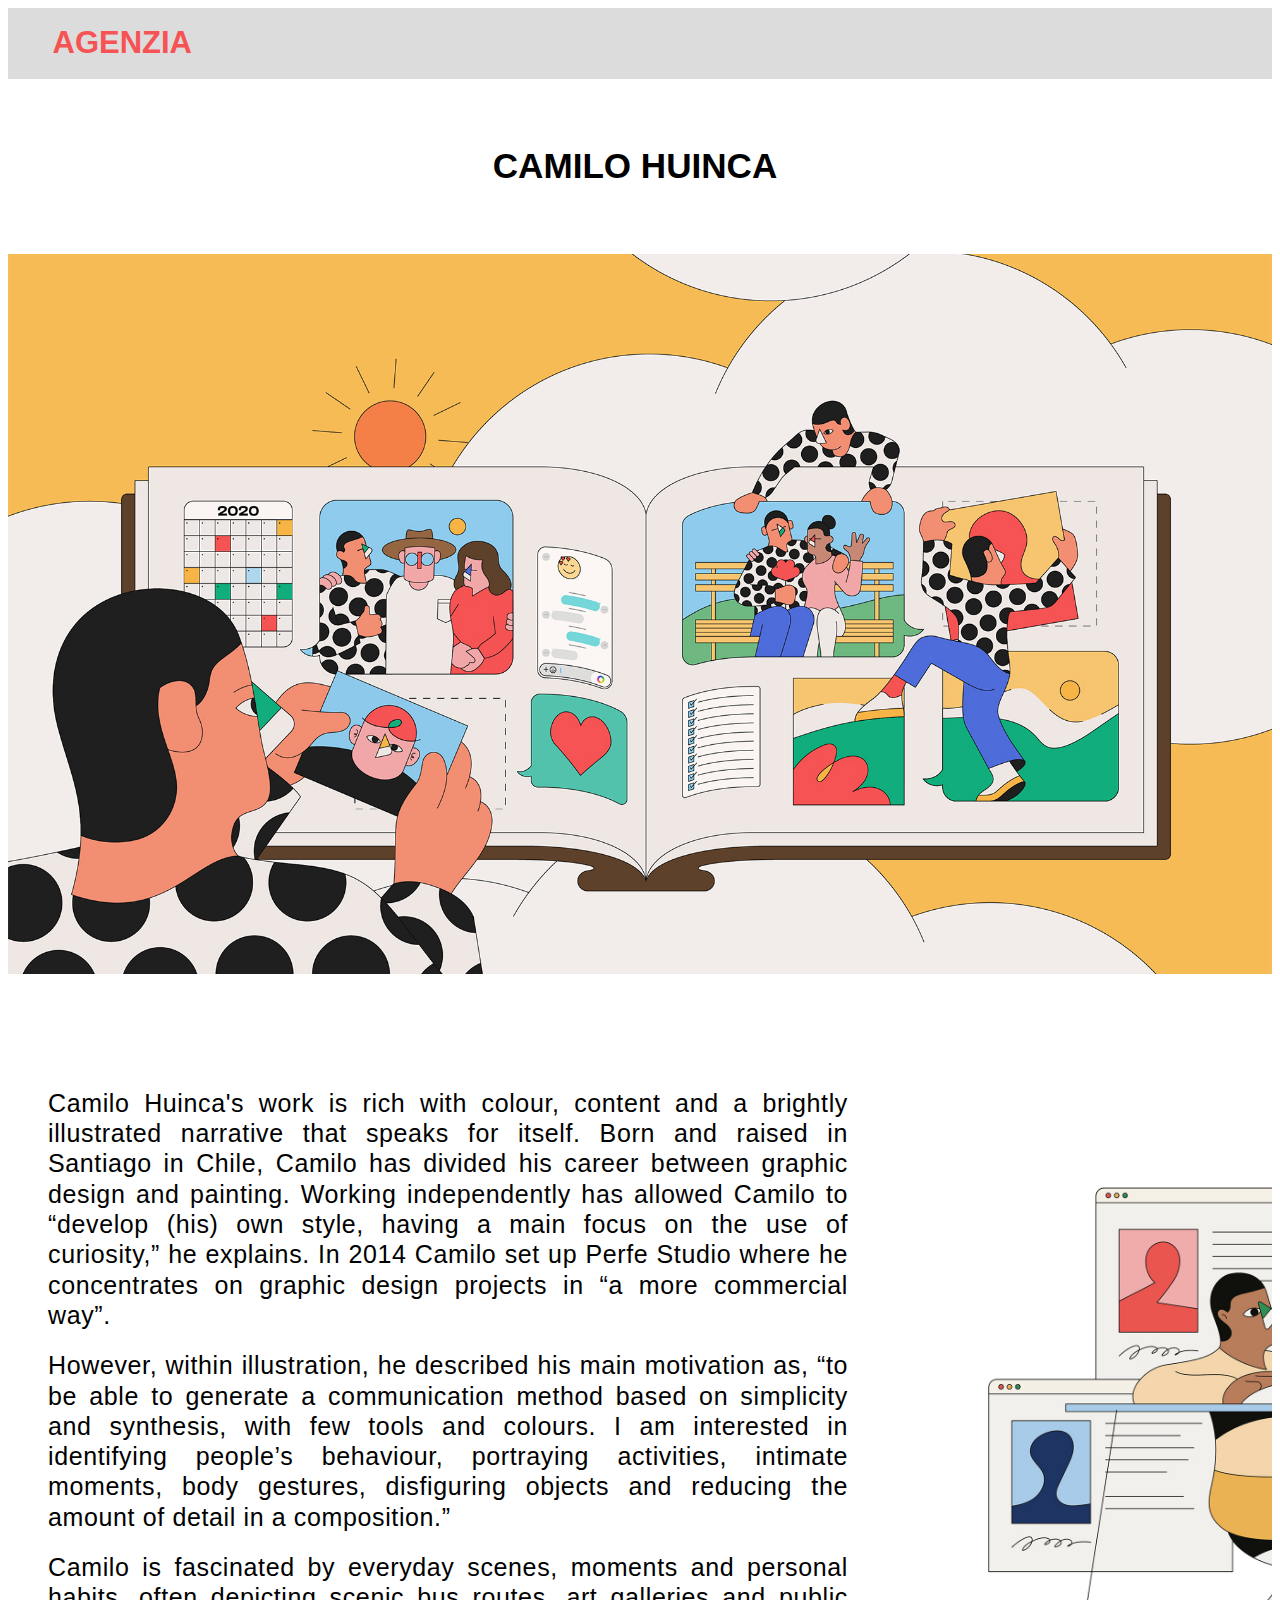
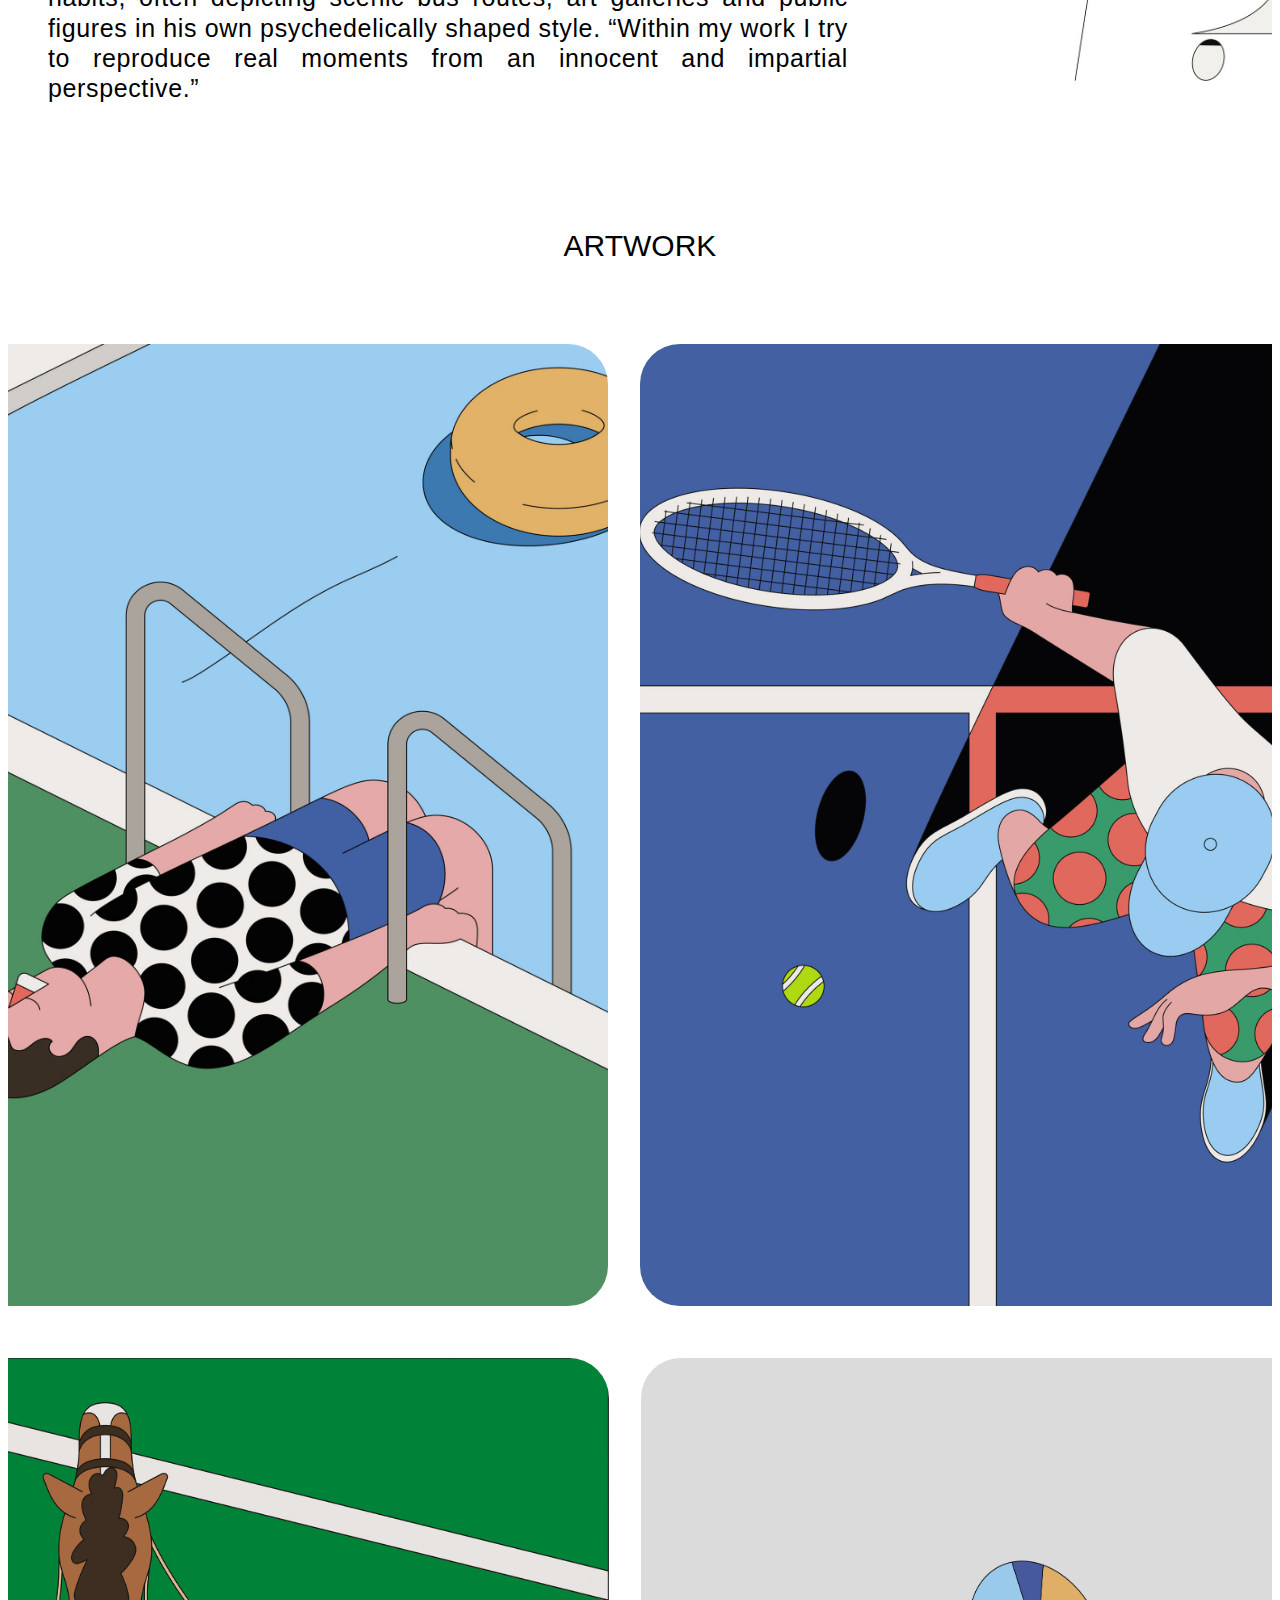
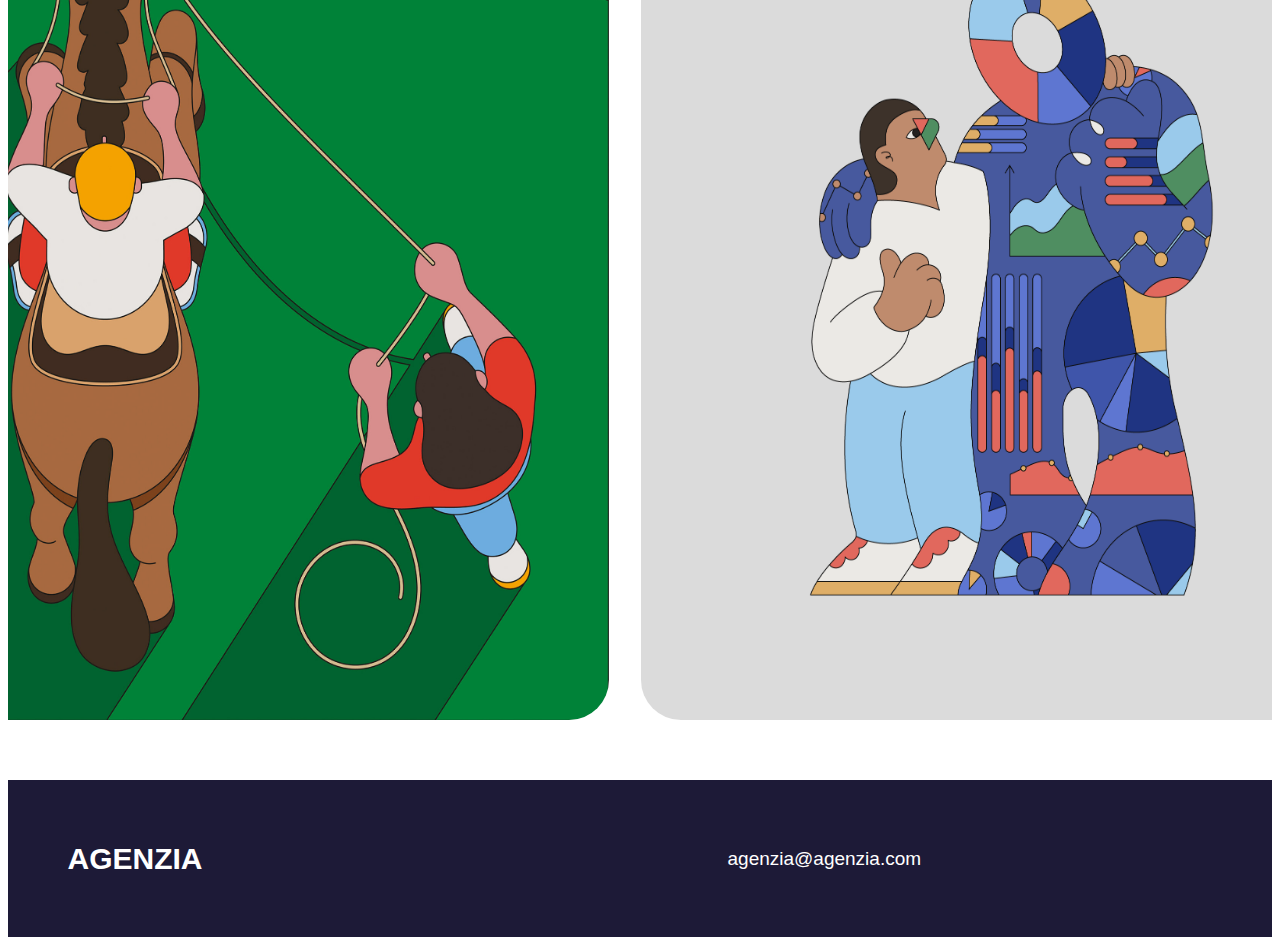
<file: page_camilo.html>
<!DOCTYPE html>
<html lang="en">
<head>
    <meta charset="UTF-8">
    <meta http-equiv="X-UA-Compatible" content="IE=edge">
    <meta name="viewport" content="width=device-width, initial-scale=1.0">
    <title>Camilo Huinca</title>
    <link rel="stylesheet" href="camilo.css">
</head>
<body>
     
    <! HOMEPAGE -->

        <div class="homepage">
            <div class="nav-bar">
            <div class="home-header">
                <a href="index.html" target="_blank">AGENZIA</a>
                <style>
                    a:link {
                      color: rgb(246, 83, 84); 
                      background-color: transparent; 
                      text-decoration: none;
                    }
                    
                    a:visited {
                      color: rgb(246, 83, 84);
                      background-color: transparent;
                      text-decoration: none;
                    }
                    
                    a:hover {
                      color: rgb(82, 194, 172);
                      background-color: transparent;
                      text-decoration: none;
                    }
                   
                    </style>
            
            </div>
            <div class="nav-link-text"><a href="index.html" target="_blank">Home</a></div>
            <div class="nav-link-text1"><a href="index.html" target="_blank">About</a></div>
            <div class="nav-button"><a href="index.html" target="_blank">Illustrators</a></div>
        </div>

    <! TITLE --> 
    <div class="camilo-header">
        <h3>CAMILO HUINCA</h3>
    </div>

    <! IMAGE -->
      
    <div class="camilo-image">
    </div>

    <! TEXT + IMAGE -->

    <div class="text_image_gallery">
        <div class="text_image">
            <p class="text"> Camilo Huinca's work is rich with colour, content and a brightly illustrated narrative that speaks for itself. Born and raised in Santiago in Chile, Camilo has divided his career between graphic design and painting. Working independently has allowed Camilo to “develop (his) own style, having a main focus on the use of curiosity,” he explains. In 2014 Camilo set up Perfe Studio where he concentrates on graphic design projects in “a more commercial way”. <br></p> 
            <p class="text"> However, within illustration, he described his main motivation as, “to be able to generate a communication method based on simplicity and synthesis, with few tools and colours. I am interested in identifying people’s behaviour, portraying activities, intimate moments, body gestures, disfiguring objects and reducing the amount of detail in a composition.” <br></p>
            <p class="text"> Camilo is fascinated by everyday scenes, moments and personal habits, often depicting scenic bus routes, art galleries and public figures in his own psychedelically shaped style. “Within my work I try to reproduce real moments from an innocent and impartial perspective.”</p>
            

            <img class="image_right" src="camilo huinca/AP_Camilo_Huinca_LALL_2_2x.png" alt="">
        </div>

    </div>

    <! ARTWORK -->

    <p class="artwork">ARTWORK</p>

    <div class="group-1-gallery">
        <div class="photo-1"></div>
        <div class="photo-2"></div>
    </div>

    <div class="group-2-gallery">
        <div class="photo-3"></div>
        <div class="photo-4"></div>
    </div>


    <! FOOTER -->

    <div class="footer">
    <div class="agenzia">AGENZIA</div>
    <p class="email">agenzia@agenzia.com</p>

    
    <a href="https://www.instagram.com" target="_blank"><img class="instagram" src="icons/icons8-instagram-48.png" alt=""></a> 
    <a href="https://www.facebook.com" target="_blank"><img class="facebook" src="icons/icons8-facebook-48.png" alt=""></a>
    <a href="https://www.twitter.com" target="_blank"><img class="twitter" src="icons/icons8-twitter-48.png" alt=""></a>
    <a href="https://www.linkedin.com" target="_blank"><img class="linkedin" src="icons/icons8-linkedin-48.png" alt=""></a>

    </div>


</body>
</html>
</file>
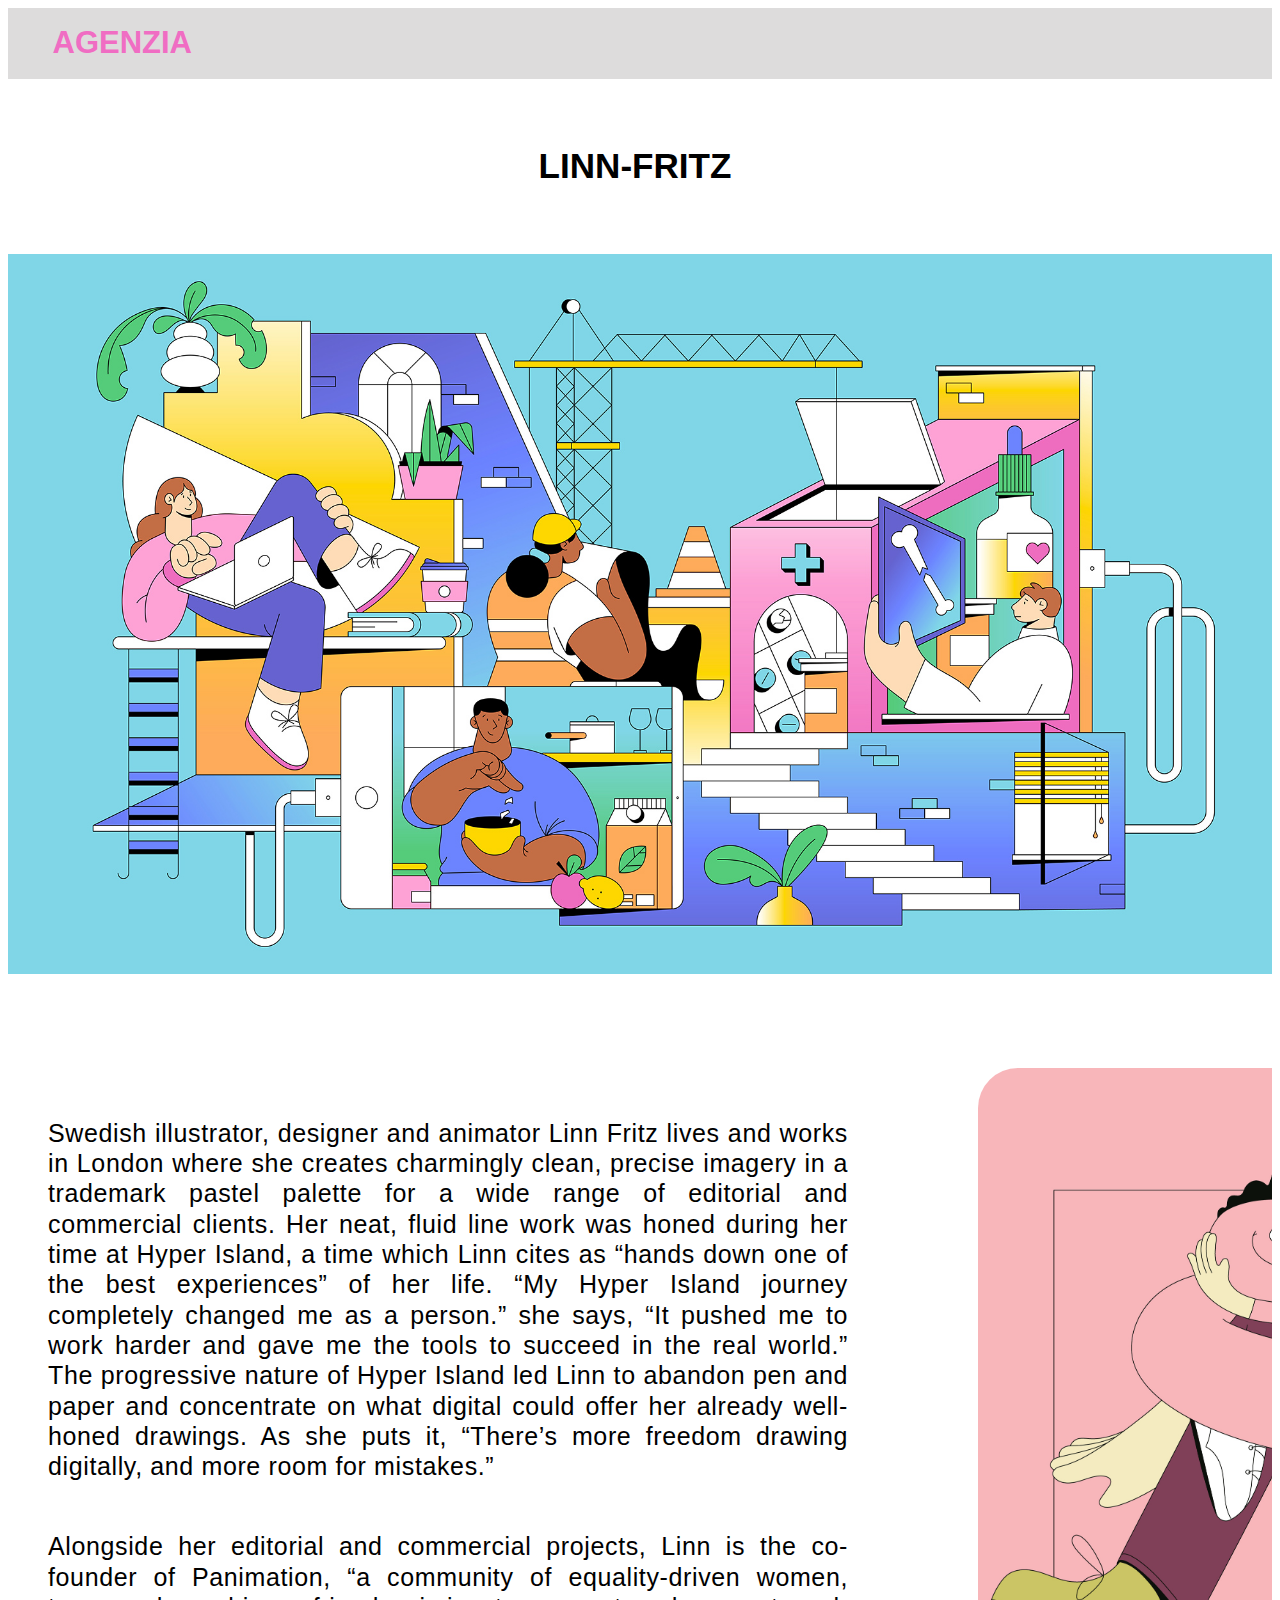
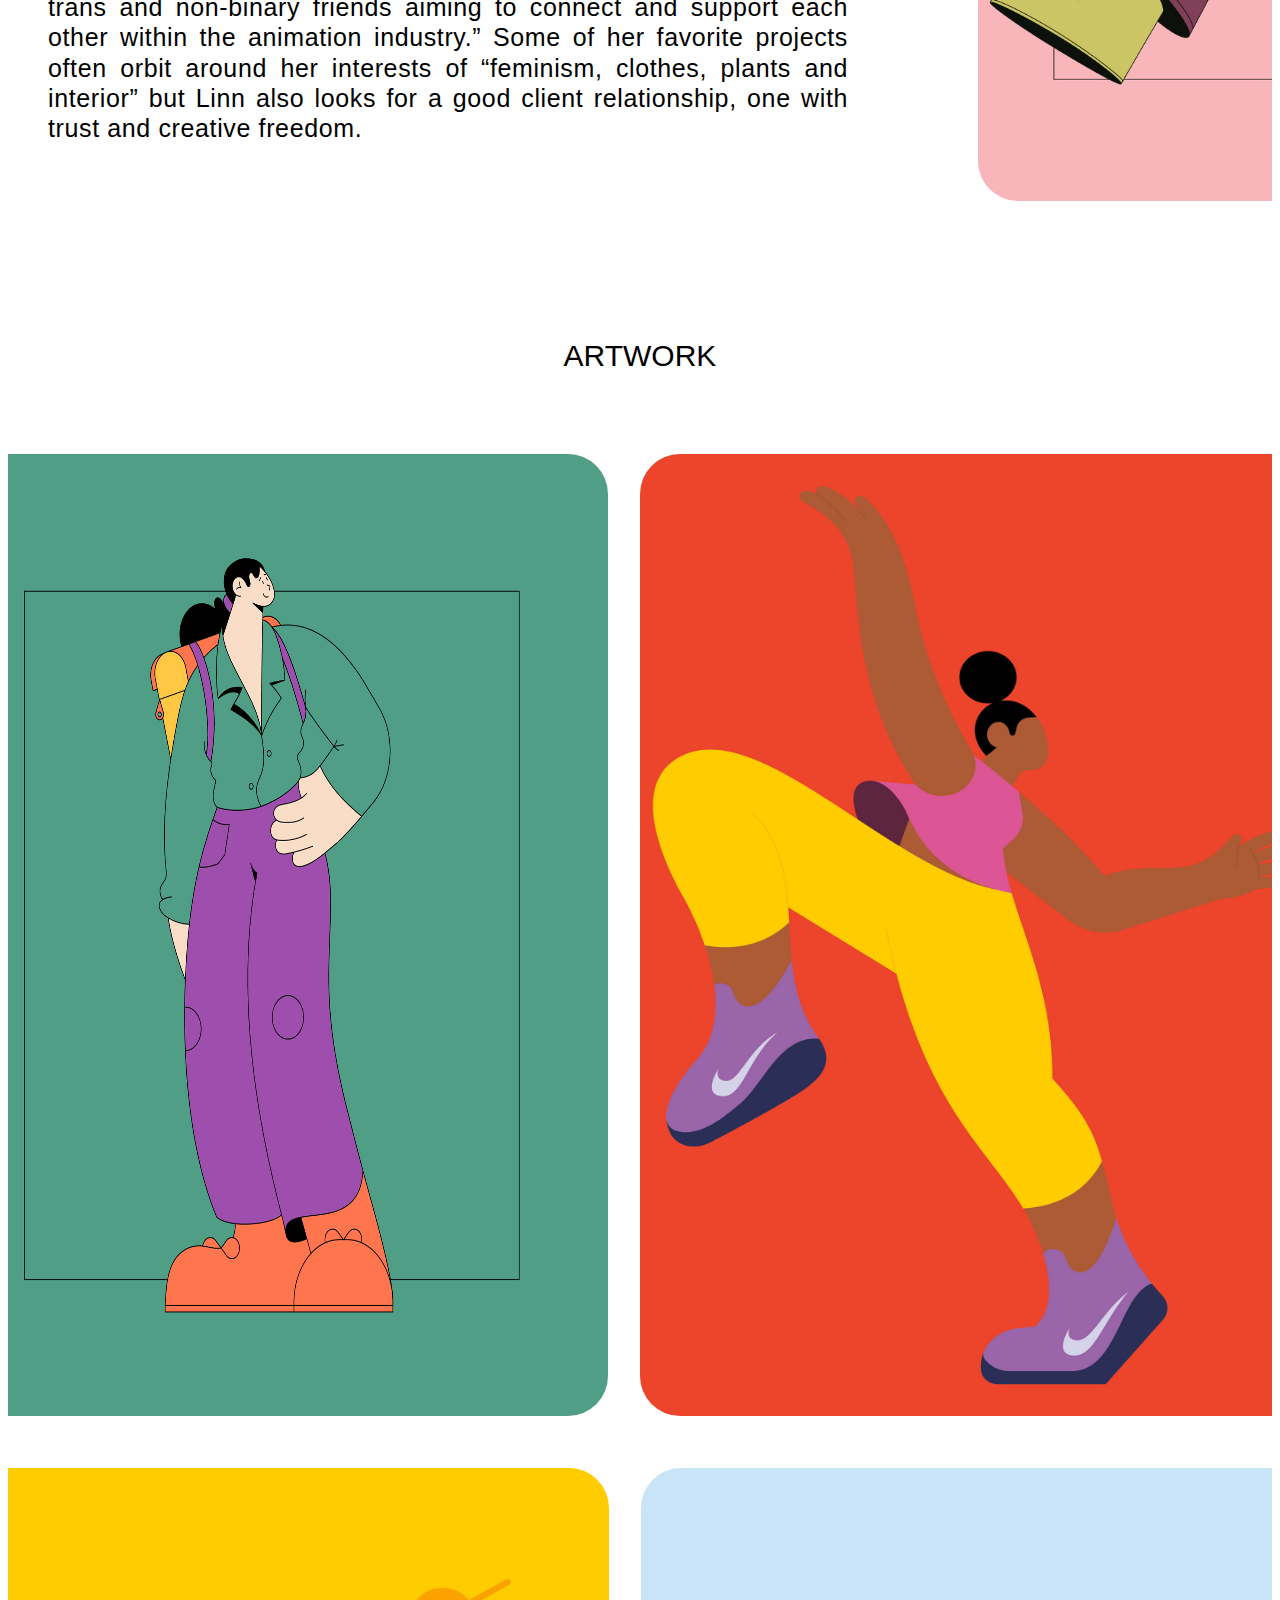
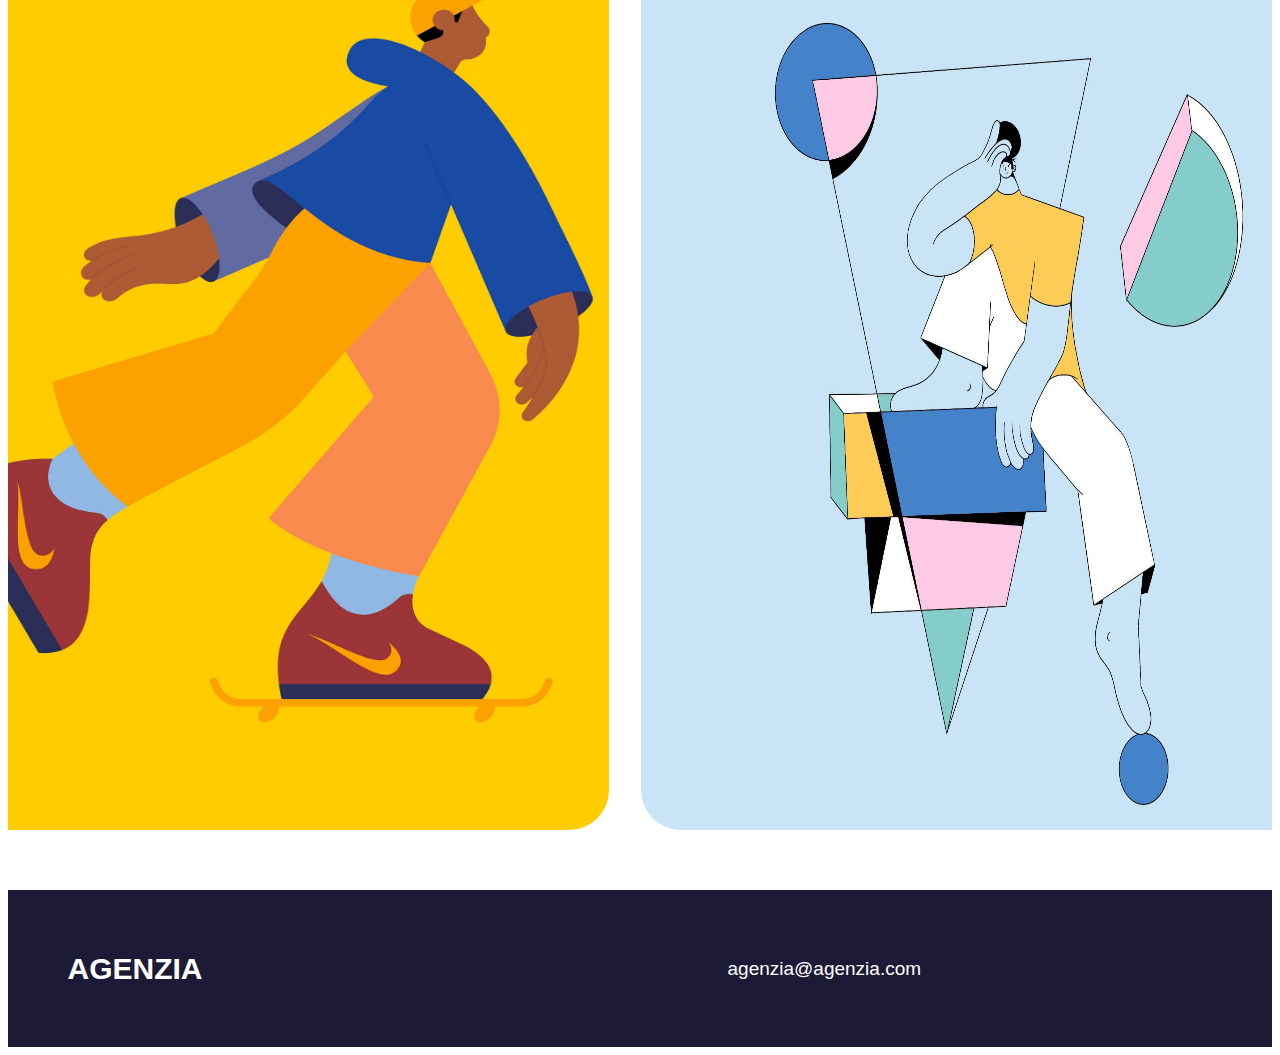
<file: page_linn.html>
<!DOCTYPE html>
<html lang="en">
<head>
    <meta charset="UTF-8">
    <meta http-equiv="X-UA-Compatible" content="IE=edge">
    <meta name="viewport" content="width=device-width, initial-scale=1.0">
    <title>Linn-Fritz</title>
    <link rel="stylesheet" href="linn.css">
</head>
<body>
    
    <! HOMEPAGE -->

        <div class="homepage">
            <div class="nav-bar">
                <div class="home-header">
                    <a href="index.html" target="_blank">AGENZIA</a>
                    <style>
                        a:link {
                          color: rgb(240, 109, 195); 
                          background-color: transparent; 
                          text-decoration: none;
                        }
                        
                        a:visited {
                          color: rgb(240, 109, 195);
                          background-color: transparent;
                          text-decoration: none;
                        }
                        
                        a:hover {
                          color: rgb(102, 98, 208);
                          background-color: transparent;
                          text-decoration: none;
                        }
                       
                        </style>
                
                </div>
                <div class="nav-link-text"><a href="index.html" target="_blank">Home</a></div>
                <div class="nav-link-text1"><a href="index.html" target="_blank">About</a></div>
                <div class="nav-button"><a href="index.html" target="_blank">Illustrators</a></div>
        </div>

    <! TITLE --> 
    <div class="linn-header">
        <h3>LINN-FRITZ</h3>
    </div>

    <! IMAGE -->
      
    <div class="linn-image">
    </div>

    <! TEXT + IMAGE -->

    <div class="text_image_gallery">
        <div class="text_image">
            <p class="text"> Swedish illustrator, designer and animator Linn Fritz lives and works in London where she creates charmingly clean, precise imagery in a trademark pastel palette for a wide range of editorial and commercial clients. Her neat, fluid line work was honed during her time at Hyper Island, a time which Linn cites as “hands down one of the best experiences” of her life. “My Hyper Island journey completely changed me as a person.” she says, “It pushed me to work harder and gave me the tools to succeed in the real world.” The progressive nature of Hyper Island led Linn to abandon pen and paper and concentrate on what digital could offer her already well-honed drawings. As she puts it, “There’s more freedom drawing digitally, and more room for mistakes.”<br></p> 
            <p class="text"> Alongside her editorial and commercial projects, Linn is the co-founder of Panimation, “a community of equality-driven women, trans and non-binary friends aiming to connect and support each other within the animation industry.” Some of her favorite projects often orbit around her interests of “feminism, clothes, plants and interior” but Linn also looks for a good client relationship, one with trust and creative freedom.<br></p>
            

            <img class="image_right" src="linn-fritz/AP_Linn_Fritz_HUG_2x.png" alt="">
        </div>

    </div>

    <! ARTWORK -->

    <p class="artwork">ARTWORK</p>

    <div class="group-1-gallery">
        <div class="photo-1"></div>
        <div class="photo-2"></div>
    </div>

    <div class="group-2-gallery">
        <div class="photo-3"></div>
        <div class="photo-4"></div>
    </div>


    <! FOOTER -->

    <div class="footer">
    <div class="agenzia">AGENZIA</div>
    <p class="email">agenzia@agenzia.com</p>

   
    <a href="https://www.instagram.com" target="_blank"><img class="instagram" src="icons/icons8-instagram-48.png" alt=""></a> 
    <a href="https://www.facebook.com" target="_blank"><img class="facebook" src="icons/icons8-facebook-48.png" alt=""></a>
    <a href="https://www.twitter.com" target="_blank"><img class="twitter" src="icons/icons8-twitter-48.png" alt=""></a>
    <a href="https://www.linkedin.com" target="_blank"><img class="linkedin" src="icons/icons8-linkedin-48.png" alt=""></a>

    </div>


</body>
</html>
</file>
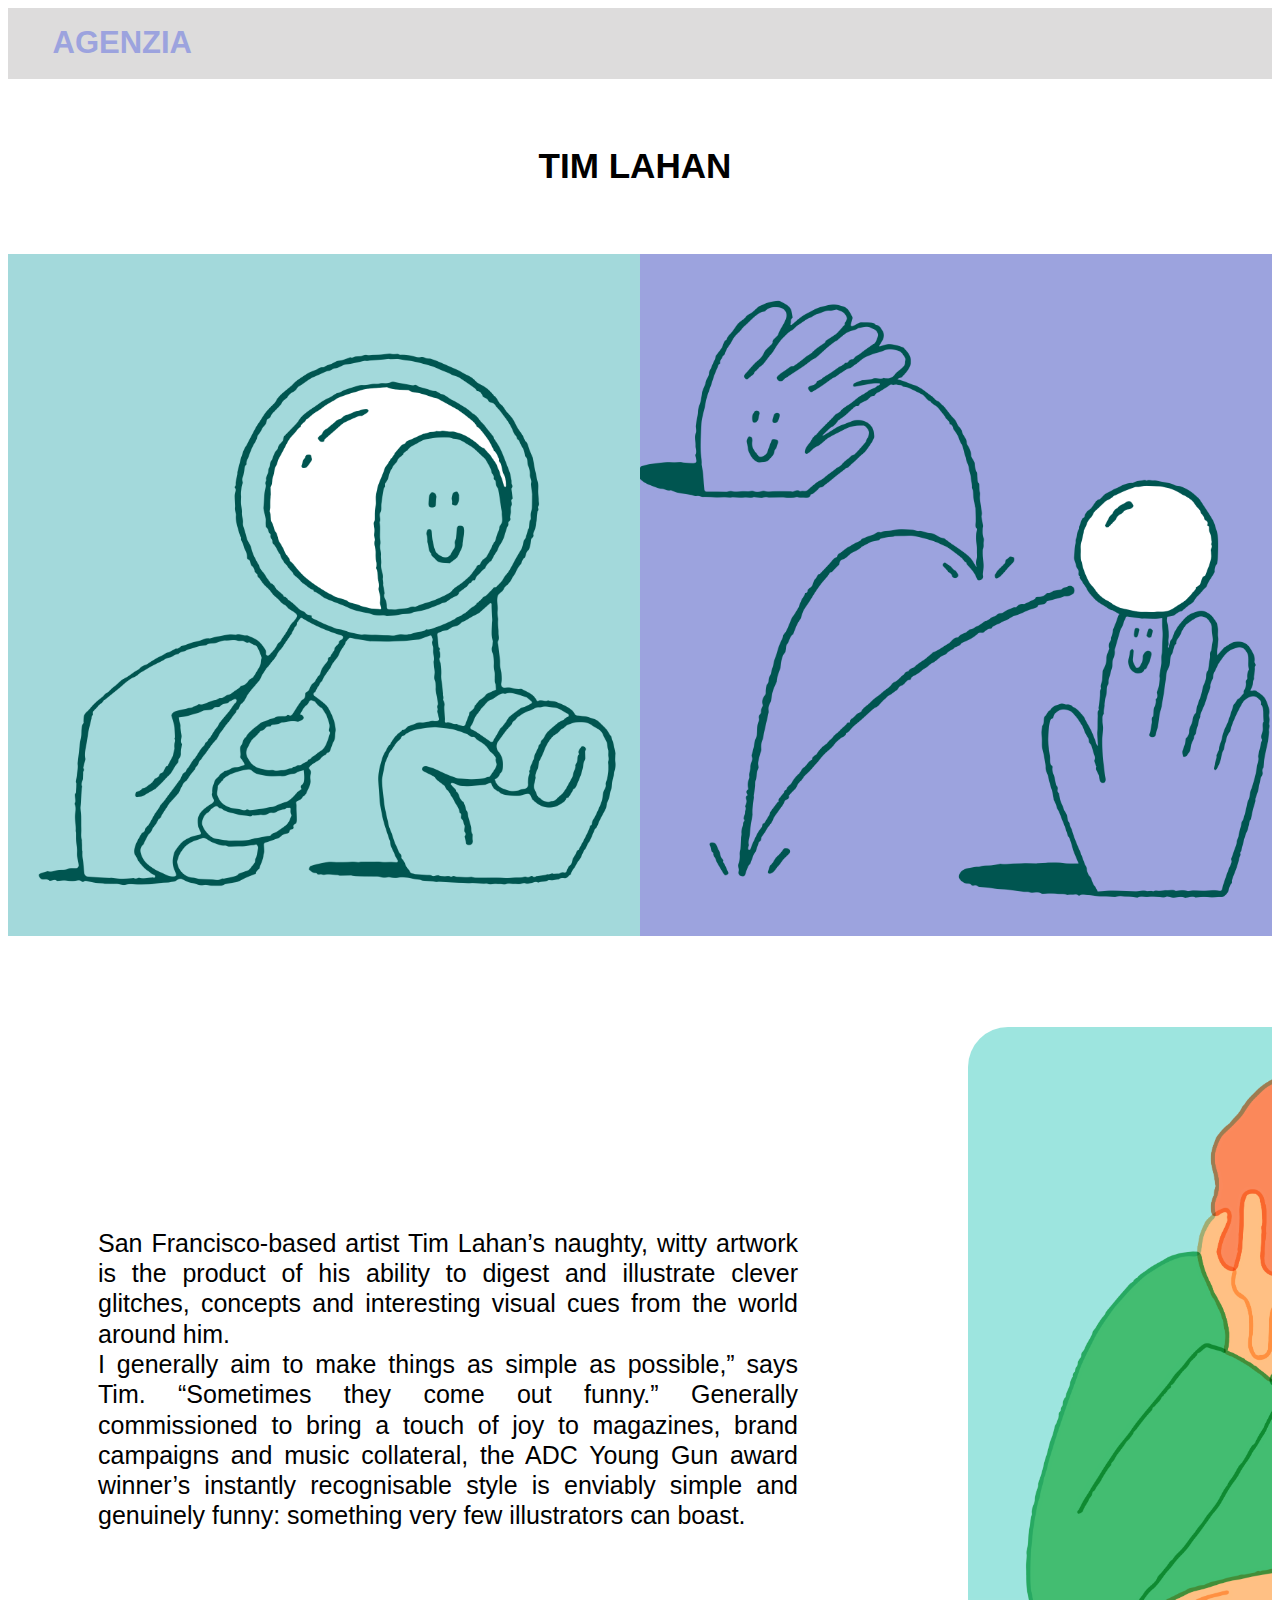
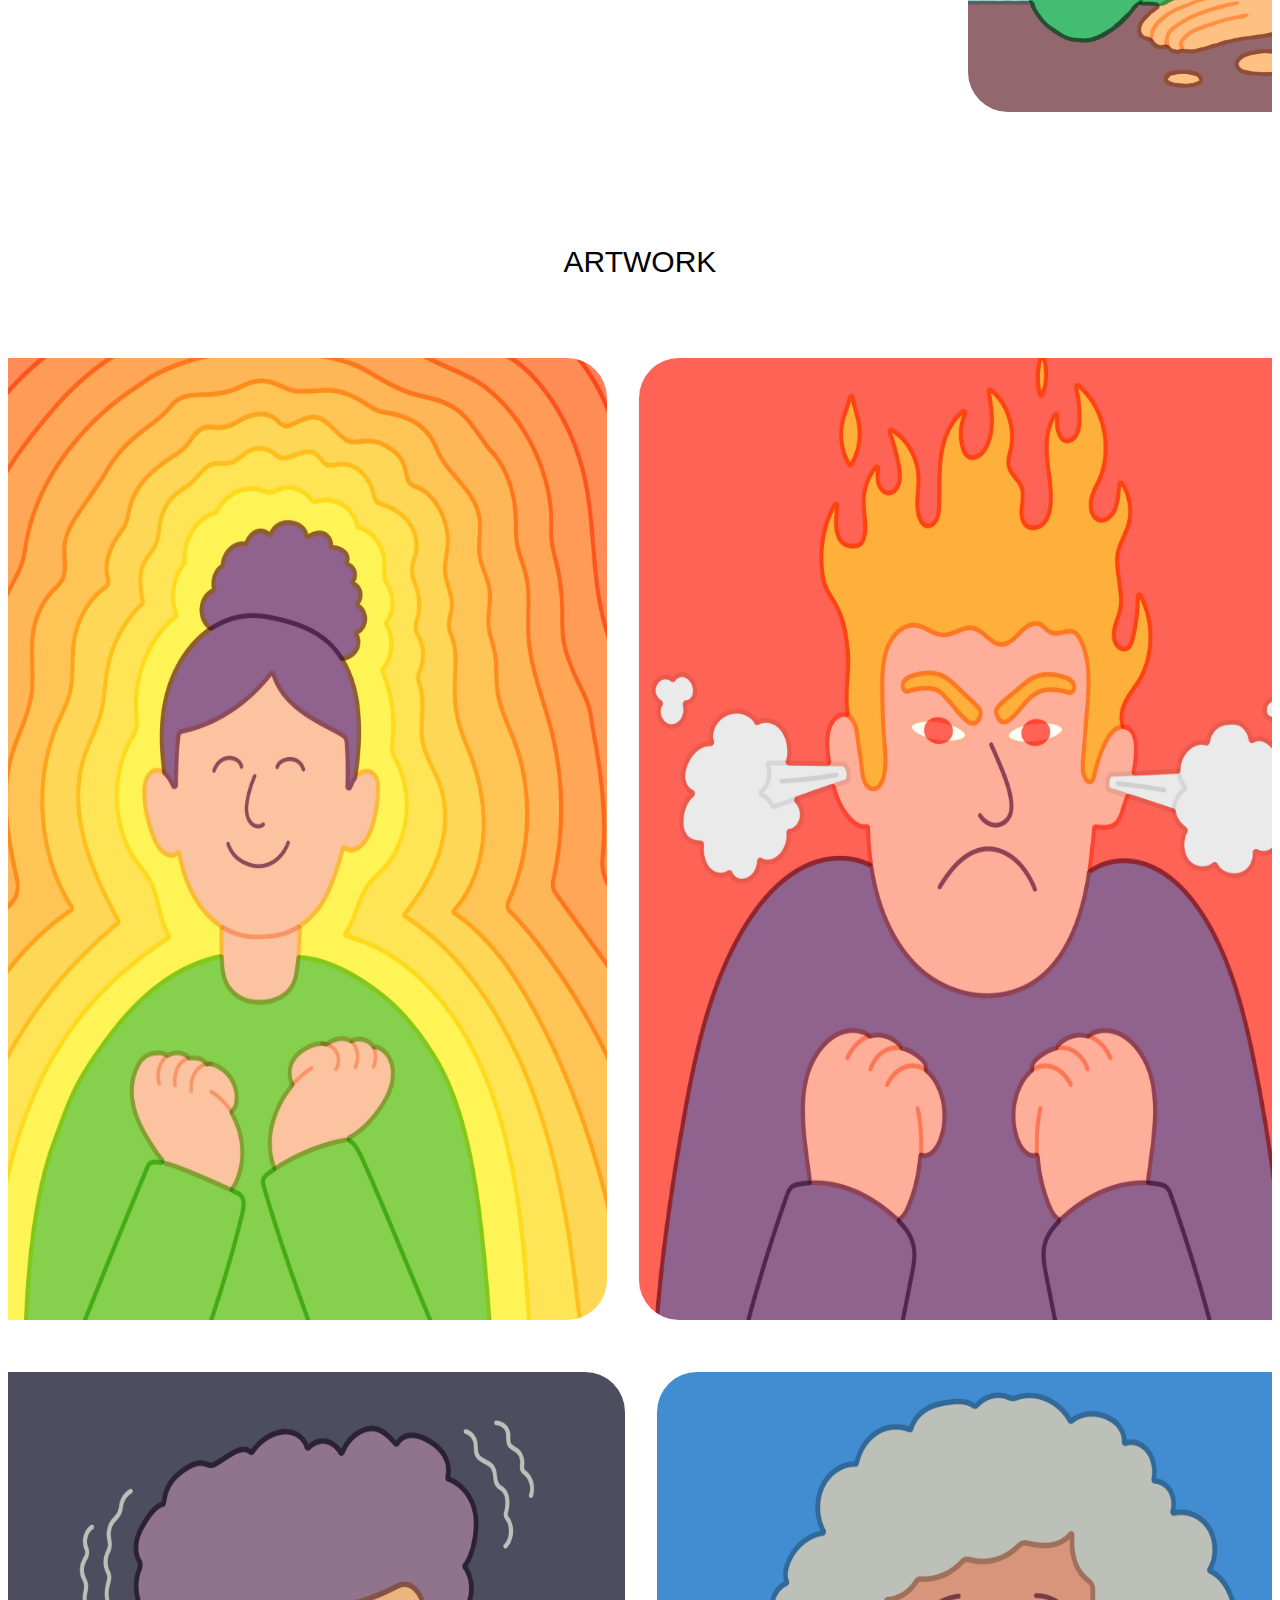
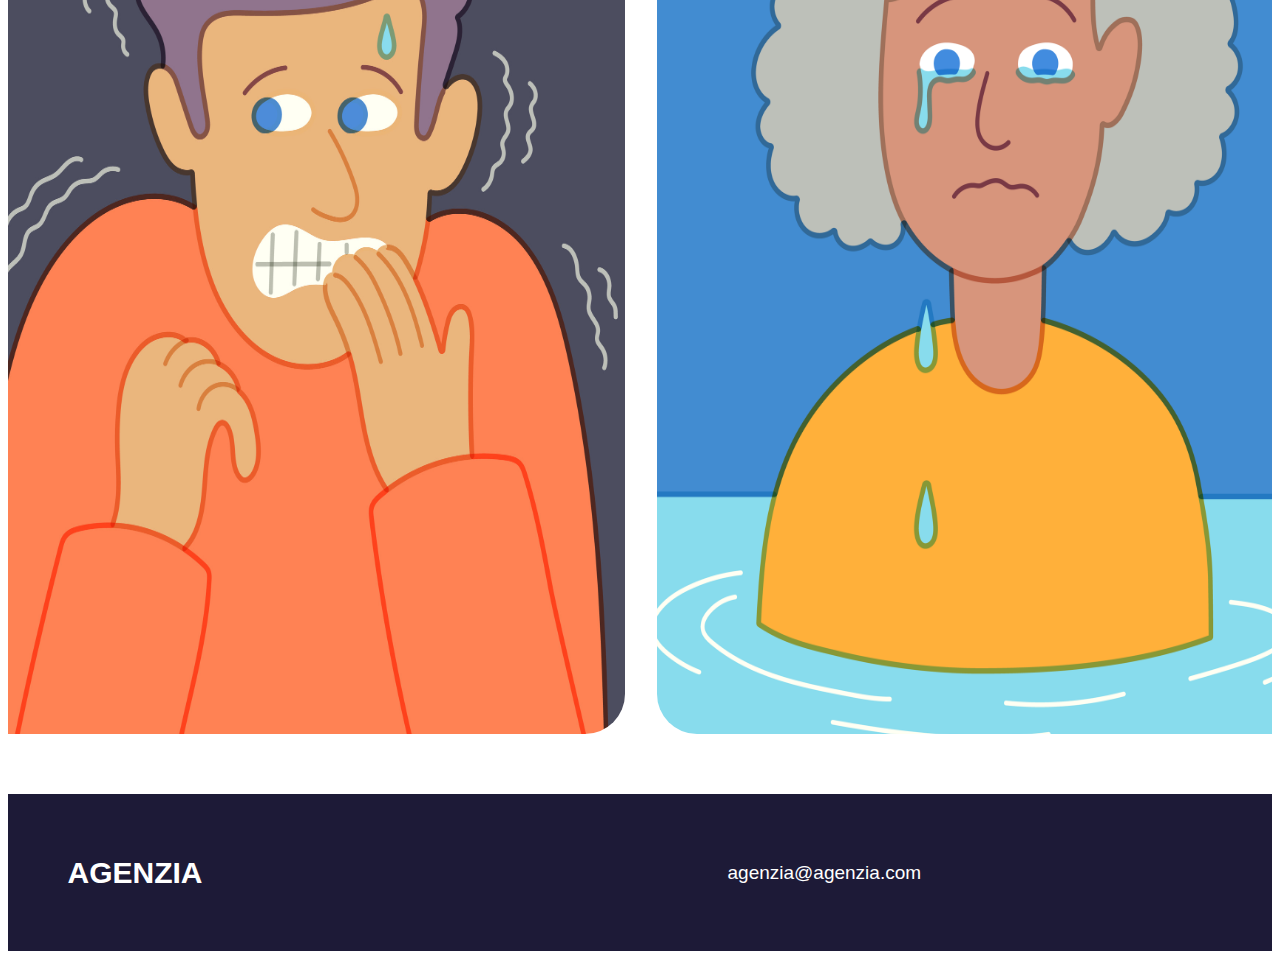
<file: page_tim.html>
<!DOCTYPE html>
<html lang="en">
<head>
    <meta charset="UTF-8">
    <meta http-equiv="X-UA-Compatible" content="IE=edge">
    <meta name="viewport" content="width=device-width, initial-scale=1.0">
    <title>Tim Lahan</title>
    <link rel="stylesheet" href="tim.css">
</head>
<body>
    
    <! HOMEPAGE -->

    <div class="homepage">
        <div class="nav-bar">
            <div class="home-header">
                <a href="index.html" target="_blank">AGENZIA</a>
                <style>
                    a:link {
                      color: rgb(156, 163, 222); 
                      background-color: transparent; 
                      text-decoration: none;
                    }
                    
                    a:visited {
                      color: rgb(156, 163, 222);
                      background-color: transparent;
                      text-decoration: none;
                    }
                    
                    a:hover {
                      color: rgb(163, 217, 219);
                      background-color: transparent;
                      text-decoration: none;
                    }
                   
                    </style>
            
            </div>
            <div class="nav-link-text"><a href="index.html" target="_blank">Home</a></div>
            <div class="nav-link-text1"><a href="index.html" target="_blank">About</a></div>
            <div class="nav-button"><a href="index.html" target="_blank">Illustrators</a></div>
    </div>

    <! TITLE --> 
    <div class="tim-header">
        <h3>TIM LAHAN</h3>
    </div>

    <! IMAGE -->
      
    <div class="tim-image">
        <img class="image-1" src="tim lahan/AP_Tim_Lahan_ONEMEDICAL_2_2x (1).png" alt="">
        <img class="image-2" src="tim lahan/AP_Tim_Lahan_ONEMEDICAL_3_2x.png" alt="">
    </div>


    <! TEXT + IMAGE -->

    <div class="text_image_gallery">
        <div class="text_image">
            <p class="text">San Francisco-based artist Tim Lahan’s naughty, witty artwork is the product of his ability to digest and illustrate clever glitches, concepts and interesting visual cues from the world around him. <br>
                
            I generally aim to make things as simple as possible,” says Tim. “Sometimes they come out funny.” Generally commissioned to bring a touch of joy to magazines, brand campaigns and music collateral, the ADC Young Gun award winner’s instantly recognisable style is enviably simple and genuinely funny: something very few illustrators can boast.</p>

            <img class="image_right" src="tim lahan/AP_Tim_Lahan_NYT_2x.png" alt="">
        </div>
    </div>

    <! ARTWORK -->

    <p class="artwork">ARTWORK</p>

    <div class="group-1-gallery">
        <div class="photo-1"></div>
        <div class="photo-2"></div>
    </div>

    <div class="group-2-gallery">
        <div class="photo-3"></div>
        <div class="photo-4"></div>
    </div>


    <! FOOTER -->

    <div class="footer">
    <div class="agenzia">AGENZIA</div>
    <p class="email">agenzia@agenzia.com</p>


   
    <a href="https://www.instagram.com" target="_blank"><img class="instagram" src="icons/icons8-instagram-48.png" alt=""></a> 
    <a href="https://www.facebook.com" target="_blank"><img class="facebook" src="icons/icons8-facebook-48.png" alt=""></a>
    <a href="https://www.twitter.com" target="_blank"><img class="twitter" src="icons/icons8-twitter-48.png" alt=""></a>
    <a href="https://www.linkedin.com" target="_blank"><img class="linkedin" src="icons/icons8-linkedin-48.png" alt=""></a>

    </div>

</body>
</html>
</file>
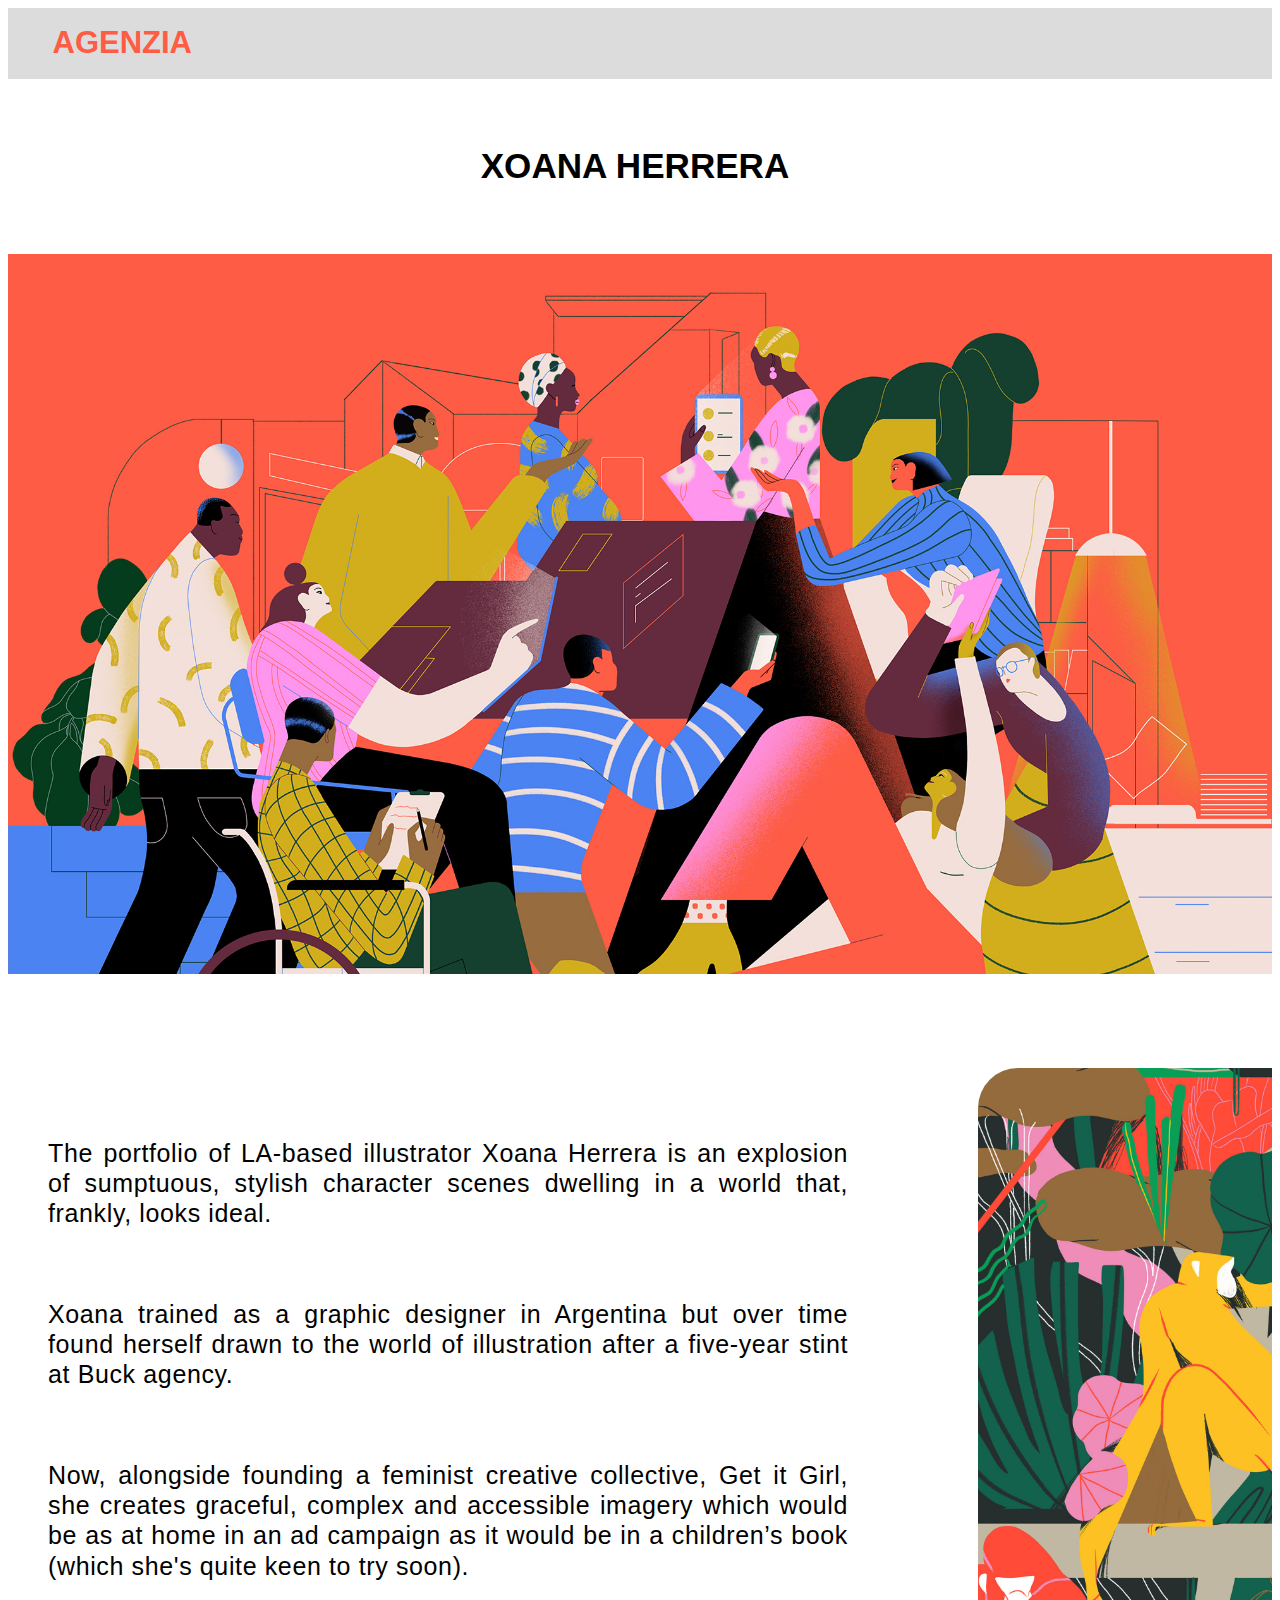
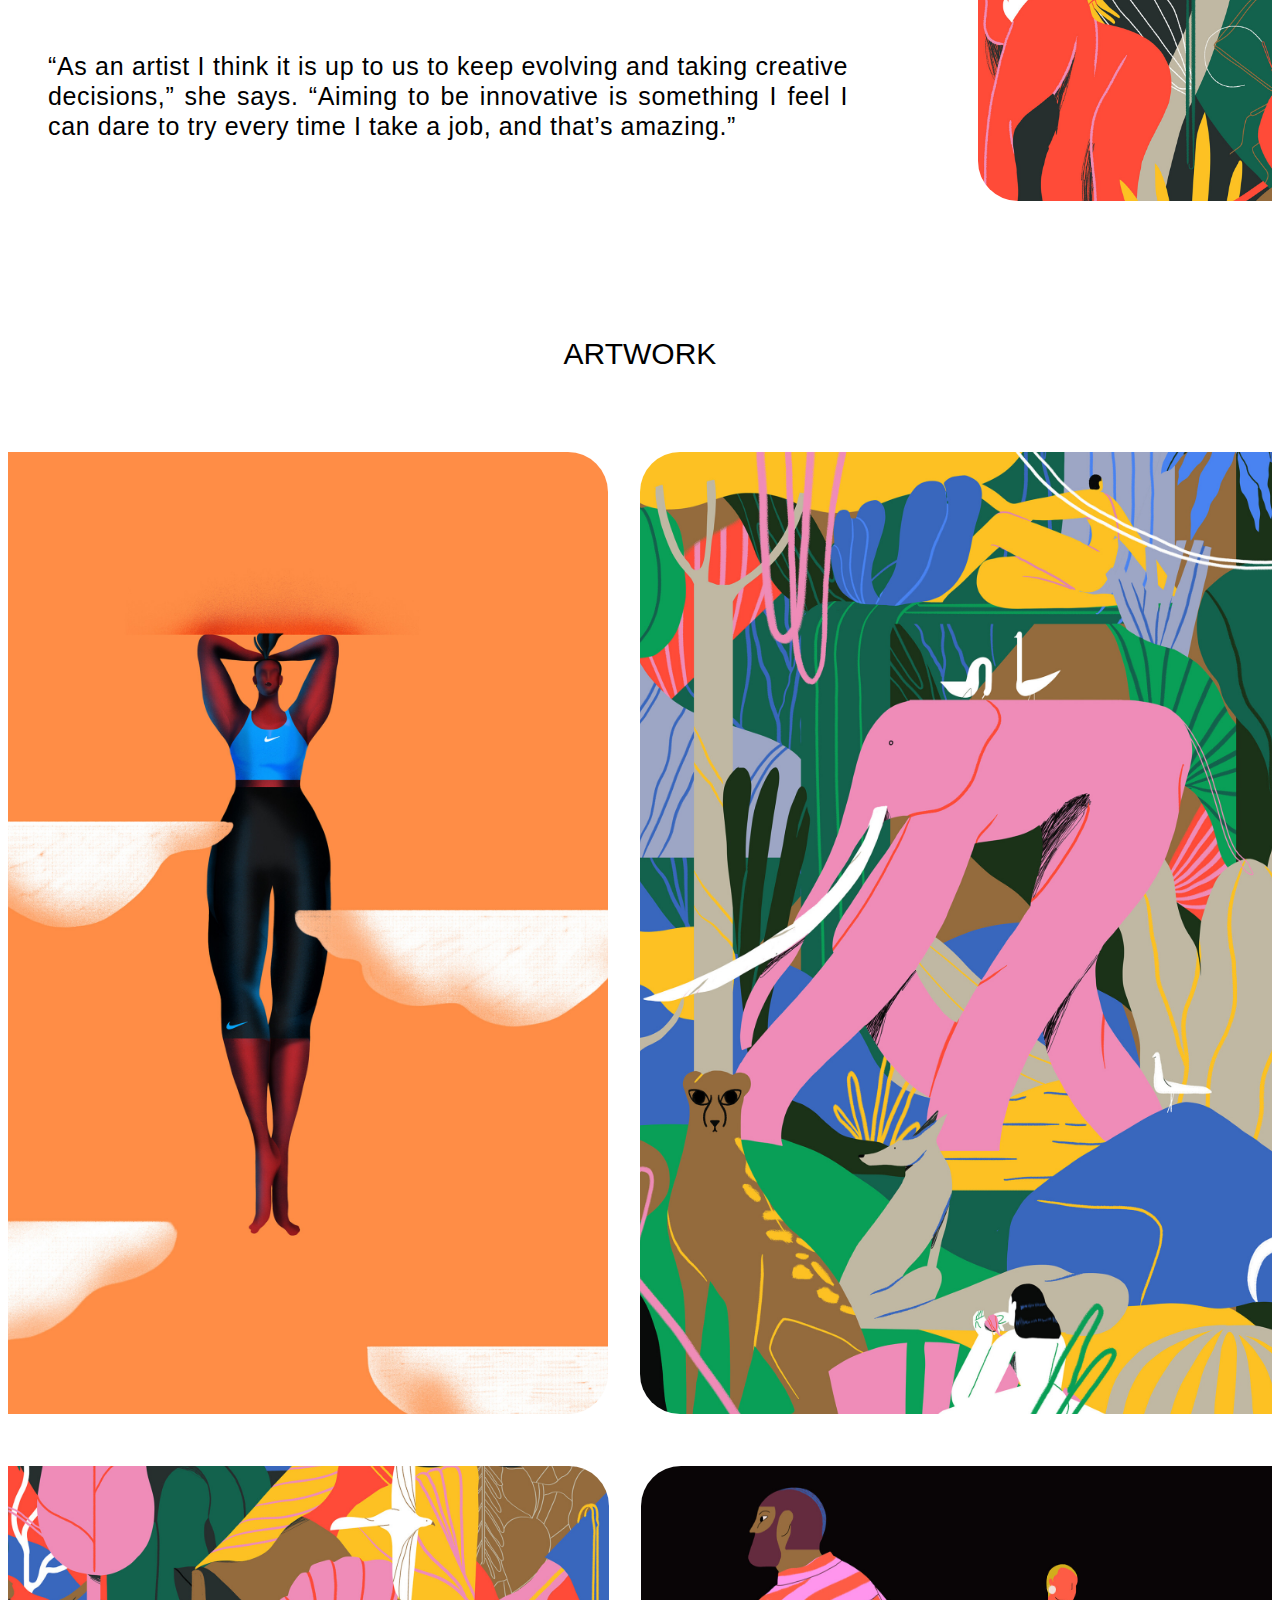
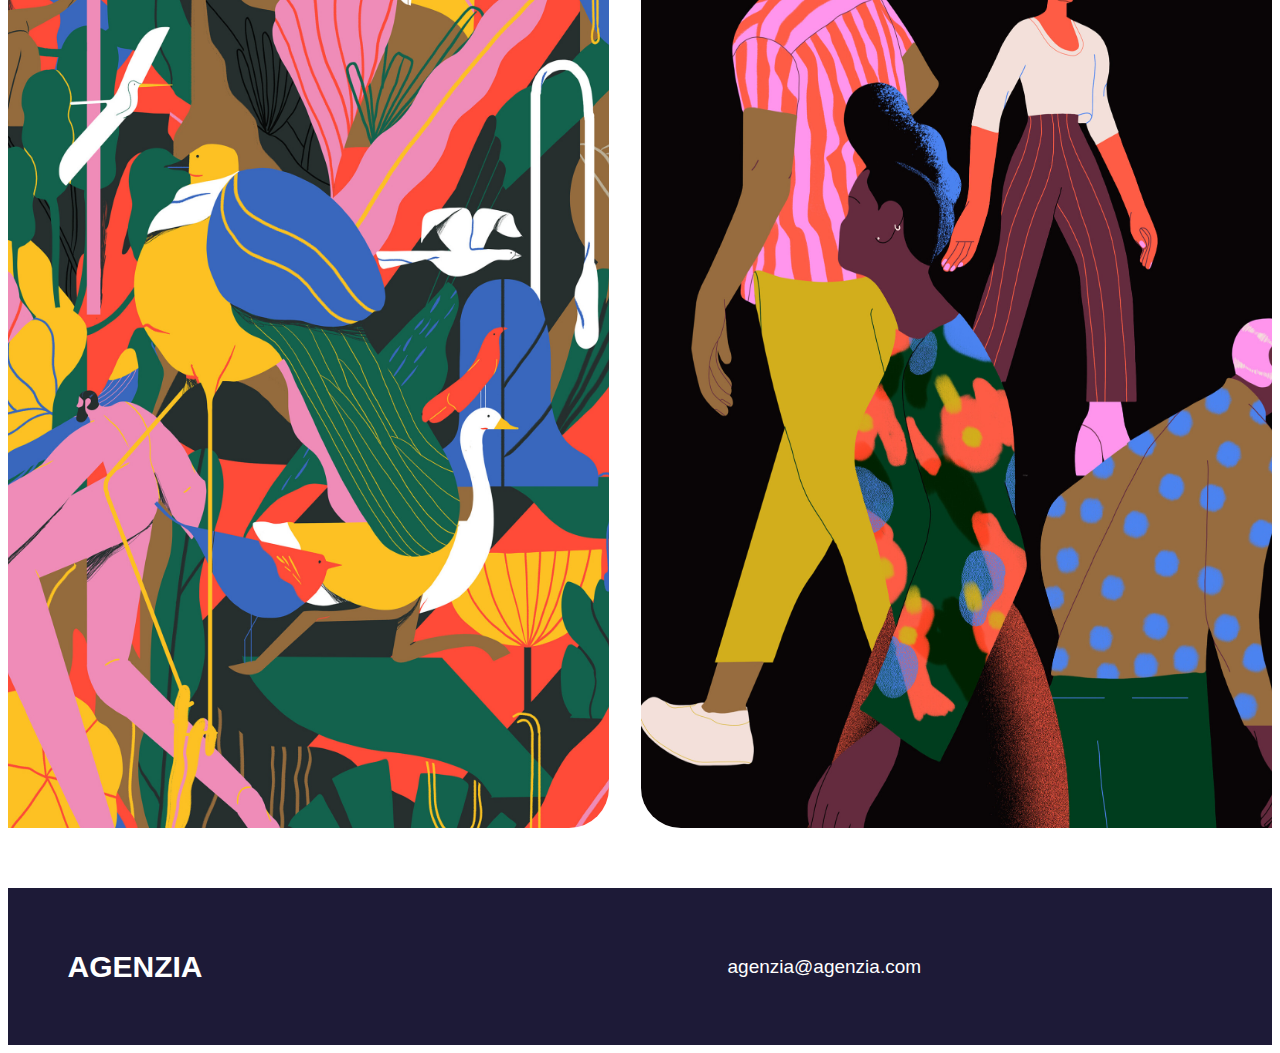
<file: page_xoana.html>
<!DOCTYPE html>
<html lang="en">
<head>
    <meta charset="UTF-8">
    <meta http-equiv="X-UA-Compatible" content="IE=edge">
    <meta name="viewport" content="width=device-width, initial-scale=1.0">
    <title>Xoana Herrera</title>
    <link rel="stylesheet" href="xoana.css">
</head>
<body>
    
    <! HOMEPAGE -->

    <div class="homepage">
        <div class="nav-bar">
            <div class="home-header">
                <a href="index.html" target="_blank">AGENZIA</a>
                <style>
                    a:link {
                      color: rgb(254, 92, 69); 
                      background-color: transparent; 
                      text-decoration: none;
                    }
                    
                    a:visited {
                      color: rgb(254, 92, 69);
                      background-color: transparent;
                      text-decoration: none;
                    }
                    
                    a:hover {
                      color: rgb(255, 149, 237);
                      background-color: transparent;
                      text-decoration: none;
                    }
                   
                    </style>
            
            </div>
            <div class="nav-link-text"><a href="index.html" target="_blank">Home</a></div>
            <div class="nav-link-text1"><a href="index.html" target="_blank">About</a></div>
            <div class="nav-button"><a href="index.html" target="_blank">Illustrators</a></div>
    </div>


    <! TITLE --> 
    <div class="xoana-header">
        <h3>XOANA HERRERA</h3>
    </div>

    <! IMAGE -->
      
    <div class="xoana-image">
    </div>

    <! TEXT + IMAGE -->

    <div class="text_image_gallery">
        <div class="text_image">
            <p class="text"> The portfolio of LA-based illustrator Xoana Herrera is an explosion of sumptuous, stylish character scenes dwelling in a world that, frankly, looks ideal.<br></p> 
            <p class="text"> Xoana trained as a graphic designer in Argentina but over time found herself drawn to the world of illustration after a five-year stint at Buck agency.<br></p>
            <p class="text"> Now, alongside founding a feminist creative collective, Get it Girl, she creates graceful, complex and accessible imagery which would be as at home in an ad campaign as it would be in a children’s book (which she's quite keen to try soon). <br></p>
            <p class="text"> “As an artist I think it is up to us to keep evolving and taking creative decisions,” she says. “Aiming to be innovative is something I feel I can dare to try every time I take a job, and that’s amazing.”</p>
            

            <img class="image_right" src="xoana herrera/AP_Xoana_Herrera_Mono_2x-scaled.png" alt="">
        </div>

    </div>

    <! ARTWORK -->

    <p class="artwork">ARTWORK</p>

    <div class="group-1-gallery">
        <div class="photo-1"></div>
        <div class="photo-2"></div>
    </div>

    <div class="group-2-gallery">
        <div class="photo-3"></div>
        <div class="photo-4"></div>
    </div>

    <! FOOTER -->

    <div class="footer">
    <div class="agenzia">AGENZIA</div>
    <p class="email">agenzia@agenzia.com</p>

   
    <a href="https://www.instagram.com" target="_blank"><img class="instagram" src="icons/icons8-instagram-48.png" alt=""></a> 
    <a href="https://www.facebook.com" target="_blank"><img class="facebook" src="icons/icons8-facebook-48.png" alt=""></a>
    <a href="https://www.twitter.com" target="_blank"><img class="twitter" src="icons/icons8-twitter-48.png" alt=""></a>
    <a href="https://www.linkedin.com" target="_blank"><img class="linkedin" src="icons/icons8-linkedin-48.png" alt=""></a>

    </div>


</body>
</html>
</file>
<file: camilo.css>
.homepage {
    align-items: center;
    background-color: white;
    display: flex;
    flex-direction: column;
    overflow: hidden;
    position: relative;
    width: 100%;
}

.nav-bar {
    align-items: center;
    background-color: #dddcdc;
    box-sizing: border-box;
    display: flex;
    flex-shrink: 0;
    height: 71px;
    padding: 13px 32px 14px 44.5px;
    width: 100%;
}

.home-header /* AGENZIA */ {
    align-items: center;
    color: black;
    cursor: pointer;
    display: flex;
    flex-shrink: 0;
    font-family: sans-serif;
    font-size: 31px;
    font-weight: 700;
    justify-content: center;
    line-height: 1.3025;
    margin-right: 1080px;
    white-space: nowrap;
}


.nav-link-text /* HOME */ {
    align-items: center;
    color: black;
    cursor: pointer;
    display: flex;
    flex-shrink: 0;
    font-family: sans-serif;
    font-size: 20px;
    font-weight: 500;
    justify-content: center;
    line-height: 1.2125;
    margin-right: 60px;
    white-space: nowrap;
}

.nav-link-text1 /* ABOUT */ {
    align-items: center;
    color: black;
    cursor: pointer;
    display: flex;
    flex-shrink: 0;
    font-family: sans-serif;
    font-size: 20px;
    font-weight: 500;
    justify-content: center;
    line-height: 1.2125;
    margin-right: 60px;
    white-space: nowrap;
}

.nav-button /* ILLUSTRATORS */ {
    align-items: center;
    background-color: #1d1a37;
    border-radius: 40px;
    color: #ffffff;
    cursor: pointer;
    display: flex;
    flex-shrink: 0;
    font-family: sans-serif;
    font-size: 20px;
    font-weight: 500;
    height: 100%;
    justify-content: center;
    line-height: 1.2125;
    white-space: nowrap;
    width: 144px;
}

.camilo-header /* TITLE HEADER */ {
    color: black;
    flex-shrink: 0;
    font-family: sans-serif;
    font-size: 30px;
    font-weight: 600;
    line-height: 1.2125;
    margin: 31px 10px 31px 0;
    white-space: nowrap;
}

.camilo-image /* IMAGE HEADER */{
        width: 100%;
        height: 685px;
        display: flex;
        padding: var( 0 0 0 48px);
        position: relative;
        min-height: 80vh;
        align-items: center;
        flex-direction: column;
        background-size: cover;
        justify-content: center;
        background-image: url("camilo huinca/AP_Camilo_Huinca_social-well_2x.png");
        background-position: center;
        margin-bottom: 94px;
}

.text_image_gallery /* TEXT + IMAGE */{
    align-items: center;
    justify-content: center;
    display: flex;
    flex-shrink: 0;
    margin-bottom: 94px;
    width: 100%;
}

.text /* CAMILO TEXT */{
    color: black;
    flex-shrink: 0;
    font-family: sans-serif;
    font-size: 25px;
    font-weight: 400;
    letter-spacing: 0.625px;
    line-height: 1.2125;
    margin: 20px 20px 0 40px;
    max-width: 800px;
    float: left;
    text-align: justify;
}

.image_right /*  CAMILO IMAGE */{
    flex-shrink: 0;
    height: 733px;
    object-fit: cover;
    width: 640px;
    float: left;
    position: absolute;
    margin-left: 110px;
}

.artwork /* ARTWORK TITLE */{
    color: black;
    flex-shrink: 0;
    font-family: sans-serif;
    font-size: 30px;
    font-weight: 500;
    line-height: 1.2125;
    margin-bottom: 80px;
    white-space: nowrap;
    text-align: right;
}

.group-1-gallery /* 1ST SET OF IMAGES */{
    align-items: center;
    display: flex;
    flex-shrink: 0;
    margin: 0 32px 52px 0;
    width: calc(100%-32px);
}

.photo-1 {
    background-image: url("camilo huinca/AP_Camilo_Huinca_Tired-Swimmer_2x-scaled.png");
    background-position: -36px -36px;
    background-size: 110.667% 107.556%;
    border-radius: 40px;
    flex-shrink: 0;
    height: 962px;
    margin-right: 32px;
    position: relative;
    width: 672px;
}

.photo-2 {
    background-image: url("camilo huinca/AP_Camilo_Huinca_Match-Point_2x-scaled.png");
    background-position: -36px -36px;
    background-size: 110.867% 107.465%;
    border-radius: 40px;
    flex-shrink: 0;
    height: 962px;
    position: relative;
    width: 672px;
}

.group-2-gallery /* 2ND SET OF IMAGES */ {
    align-items: center;
    display: flex;
    flex-shrink: 0;
    margin: 0 32px 0 1px;
    width: calc(100%-33px);
    margin-bottom: 60px;
}

.photo-3 {
    background-image: url("camilo huinca/AP_Camilo_Huinca_THE-NEW-YORKER_2x-scaled.png");
    background-position: -36px -36px;
    background-size: 110.242% 107.825%;
    border-radius: 40px;
    flex-shrink: 0;
    height: 962px;
    margin-right: 32px;
    position: relative;
    width: 672px;
}

.photo-4 {
    background-image: url("camilo huinca/AP_Camilo_Huinca_The-Atlantic-03_2x.png");
    background-size: 110.242% 107.825%;
    border-radius: 40px;
    flex-shrink: 0;
    height: 962px;
    object-fit: cover;
    vertical-align: top;
    width: 672px;
}

.footer {
    align-items: center;
    background-color: #1d1a37;
    box-sizing: border-box;
    display: flex;
    flex-shrink: 0;
    padding: 58.5px 102.27px 58.5px 59.5px;
    width: 100%;
}

.agenzia {
    align-items: center;
    text-align: center;
    color: white;
    display: flex;
    flex-shrink: 0;
    font-family: sans-serif;
    font-size: 30px;
    font-weight: 700;
    justify-content: center;
    line-height: 40px;
    margin-right: 425px;
    white-space: nowrap;
}

.email {
    color: white;
    flex-shrink: 0;
    font-family: sans-serif;
    font-size: 19px;
    font-weight: 500;
    line-height: 23px;
    margin: 0px 500px 0px 100px;
    text-align: center;
    white-space: nowrap;
}

.instagram {
    flex-shrink: 0;
    height: 32px;
    margin: 0.06px 5px 0.3px 0;
    object-fit: contain;
    vertical-align: top;
    width: 32px;
}

.facebook {
    flex-shrink: 0;
    height: 32px;
    margin: 0.06px 23px;
    object-fit: contain;
    vertical-align: top;
    width: 32px;
}

.twitter {
    flex-shrink: 0;
    height: 32px;
    margin: 0 17px 0.23px 0;
    object-fit: contain;
    vertical-align: top;
    width: 32px;
}

.linkedin {
    flex-shrink: 0;
    height: 32px;
    margin-top: 0.091px;
    object-fit: contain;
    vertical-align: top;
    width: 32px;
}
</file>
<file: linn.css>
.homepage {
    align-items: center;
    background-color: white;
    display: flex;
    flex-direction: column;
    overflow: hidden;
    position: relative;
    width: 100%;
}

.nav-bar {
    align-items: center;
    background-color: #dddcdc;
    box-sizing: border-box;
    display: flex;
    flex-shrink: 0;
    height: 71px;
    padding: 13px 32px 14px 44.5px;
    width: 100%;
}

.home-header /* AGENZIA */ {
    align-items: center;
    color: black;
    cursor: pointer;
    display: flex;
    flex-shrink: 0;
    font-family: sans-serif;
    font-size: 31px;
    font-weight: 700;
    justify-content: center;
    line-height: 1.3025;
    margin-right: 1080px;
    white-space: nowrap;
}

.nav-link-text /* HOME */ {
    align-items: center;
    color: black;
    cursor: pointer;
    display: flex;
    flex-shrink: 0;
    font-family: sans-serif;
    font-size: 20px;
    font-weight: 500;
    justify-content: center;
    line-height: 1.2125;
    margin-right: 60px;
    white-space: nowrap;
}

.nav-link-text1 /* ABOUT */ {
    align-items: center;
    color: black;
    cursor: pointer;
    display: flex;
    flex-shrink: 0;
    font-family: sans-serif;
    font-size: 20px;
    font-weight: 500;
    justify-content: center;
    line-height: 1.2125;
    margin-right: 60px;
    white-space: nowrap;
}

.nav-button /* ILLUSTRATORS */ {
    align-items: center;
    background-color: #1d1a37;
    border-radius: 40px;
    color: #ffffff;
    cursor: pointer;
    display: flex;
    flex-shrink: 0;
    font-family: sans-serif;
    font-size: 20px;
    font-weight: 500;
    height: 100%;
    justify-content: center;
    line-height: 1.2125;
    white-space: nowrap;
    width: 144px;
}

.linn-header /* TITLE HEADER */ {
    color: black;
    flex-shrink: 0;
    font-family: sans-serif;
    font-size: 30px;
    font-weight: 600;
    line-height: 1.2125;
    margin: 31px 10px 31px 0;
    white-space: nowrap;
}


.linn-image /* IMAGE HEADER */{
    width: 100%;
    height: 685px;
    display: flex;
    padding: var( 0 0 0 48px);
    position: relative;
    min-height: 80vh;
    align-items: center;
    flex-direction: column;
    background-size: cover;
    justify-content: center;
    background-image: url("linn-fritz/AP_Linn_Fritz_MadeToFlourish_2x.png");
    background-position: center;
    margin-bottom: 94px;
}

.text_image_gallery /* TEXT + IMAGE */{
align-items: center;
justify-content: center;
display: flex;
flex-shrink: 0;
margin-bottom: 94px;
width: 100%;
}


.text /* LINN TEXT */{
    color: black;
    flex-shrink: 0;
    font-family: sans-serif;
    font-size: 25px;
    font-weight: 400;
    letter-spacing: 0.625px;
    line-height: 1.2125;
    margin: 50px 20px 0 40px;
    max-width: 800px;
    float: left;
    text-align: justify;
}

.image_right /*  LINN IMAGE */{
    border-radius: 40px;
    flex-shrink: 0;
    height: 733px;
    object-fit: cover;
    width: 640px;
    float: left;
    position: absolute;
    margin-left: 110px;
}

.artwork /* ARTWORK TITLE */{
    color: black;
    flex-shrink: 0;
    font-family: sans-serif;
    font-size: 30px;
    font-weight: 500;
    line-height: 1.2125;
    margin-bottom: 80px;
    white-space: nowrap;
    text-align: right;
    margin-top: 100px;
}


.group-1-gallery /* 1ST SET OF IMAGES */{
    align-items: center;
    display: flex;
    flex-shrink: 0;
    margin: 0 32px 52px 0;
    width: calc(100%-32px);
}

.photo-1 {
    background-image: url("linn-fritz/AP_Linn_Fritz_HIKEGREEN_2x.png");
    background-position: -36px -36px;
    background-size: 110.667% 107.556%;
    border-radius: 40px;
    flex-shrink: 0;
    height: 962px;
    margin-right: 32px;
    position: relative;
    width: 672px;
}

.photo-2 {
    background-image: url("linn-fritz/AP_Linn_Fritz_North_Live_LF2_2x-scaled.png");
    background-position: -36px -36px;
    background-size: 110.867% 107.465%;
    border-radius: 40px;
    flex-shrink: 0;
    height: 962px;
    position: relative;
    width: 672px;
}


.group-2-gallery /* 2ND SET OF IMAGES */ {
    align-items: center;
    display: flex;
    flex-shrink: 0;
    margin: 0 32px 0 1px;
    width: calc(100%-33px);
    margin-bottom: 60px;
}

.photo-3 {
    background-image: url("linn-fritz/AP_Linn_Fritz_North_Live_LF3_2x-scaled.png");
    background-position: -36px -36px;
    background-size: 110.242% 107.825%;
    border-radius: 40px;
    flex-shrink: 0;
    height: 962px;
    margin-right: 32px;
    position: relative;
    width: 672px;
}

.photo-4 {
    background-image: url("linn-fritz/AP_Linn_Fritz_Blue03_2x.png");
    background-size: 110.242% 107.825%;
    border-radius: 40px;
    flex-shrink: 0;
    height: 962px;
    object-fit: cover;
    vertical-align: top;
    width: 672px;
}


.footer {
    align-items: center;
    background-color: #1d1a37;
    box-sizing: border-box;
    display: flex;
    flex-shrink: 0;
    padding: 58.5px 102.27px 58.5px 59.5px;
    width: 100%;
}

.agenzia {
    align-items: center;
    text-align: center;
    color: white;
    display: flex;
    flex-shrink: 0;
    font-family: sans-serif;
    font-size: 30px;
    font-weight: 700;
    justify-content: center;
    line-height: 40px;
    margin-right: 425px;
    white-space: nowrap;
}

.email {
    color: white;
    flex-shrink: 0;
    font-family: sans-serif;
    font-size: 19px;
    font-weight: 500;
    line-height: 23px;
    margin: 0px 500px 0px 100px;
    text-align: center;
    white-space: nowrap;
}

.instagram {
    flex-shrink: 0;
    height: 32px;
    margin: 0.06px 5px 0.3px 0;
    object-fit: contain;
    vertical-align: top;
    width: 32px;
}

.facebook {
    flex-shrink: 0;
    height: 32px;
    margin: 0.06px 23px;
    object-fit: contain;
    vertical-align: top;
    width: 32px;
}

.twitter {
    flex-shrink: 0;
    height: 32px;
    margin: 0 17px 0.23px 0;
    object-fit: contain;
    vertical-align: top;
    width: 32px;
}

.linkedin {
    flex-shrink: 0;
    height: 32px;
    margin-top: 0.091px;
    object-fit: contain;
    vertical-align: top;
    width: 32px;
}
</file>
<file: tim.css>
.homepage {
    align-items: center;
    background-color: white;
    display: flex;
    flex-direction: column;
    overflow: hidden;
    position: relative;
    width: 100%;
}

.nav-bar {
    align-items: center;
    background-color: #dddcdc;
    box-sizing: border-box;
    display: flex;
    flex-shrink: 0;
    height: 71px;
    padding: 13px 32px 14px 44.5px;
    width: 100%;
}

.home-header /* AGENZIA */ {
    align-items: center;
    color: black;
    cursor: pointer;
    display: flex;
    flex-shrink: 0;
    font-family: sans-serif;
    font-size: 31px;
    font-weight: 700;
    justify-content: center;
    line-height: 1.3025;
    margin-right: 1080px;
    white-space: nowrap;
}

.nav-link-text /* HOME */ {
    align-items: center;
    color: black;
    cursor: pointer;
    display: flex;
    flex-shrink: 0;
    font-family: sans-serif;
    font-size: 20px;
    font-weight: 500;
    justify-content: center;
    line-height: 1.2125;
    margin-right: 60px;
    white-space: nowrap;
}

.nav-link-text1 /* ABOUT */ {
    align-items: center;
    color: black;
    cursor: pointer;
    display: flex;
    flex-shrink: 0;
    font-family: sans-serif;
    font-size: 20px;
    font-weight: 500;
    justify-content: center;
    line-height: 1.2125;
    margin-right: 60px;
    white-space: nowrap;
}

.nav-button /* ILLUSTRATORS */ {
    align-items: center;
    background-color: #1d1a37;
    border-radius: 40px;
    color: #ffffff;
    cursor: pointer;
    display: flex;
    flex-shrink: 0;
    font-family: sans-serif;
    font-size: 20px;
    font-weight: 500;
    height: 100%;
    justify-content: center;
    line-height: 1.2125;
    white-space: nowrap;
    width: 144px;
}

.tim-header /* TITLE HEADER */ {
    color: black;
    flex-shrink: 0;
    font-family: sans-serif;
    font-size: 30px;
    font-weight: 600;
    line-height: 1.2125;
    margin: 31px 10px 31px 0;
    white-space: nowrap;
}

.tim-image /* IMAGE HEADER */ {
    align-items: center;
    justify-content: center;
    display: flex;
    flex-shrink: 0;
    width: 100%;
}

.image-1 {
    flex-shrink: 0;
    height: 682px;
    object-fit: cover;
    vertical-align: top;
    width: 50%;
}

.image-2 {
    flex-shrink: 0;
    height: 682px;
    object-fit: cover;
    vertical-align: top;
    width: 50%;
}

.text_image_gallery /* TEXT + IMAGE */ {
    align-items: center;
    justify-content: center;
    display: flex;
    flex-shrink: 0;
    padding: 91px 32px;
    margin-bottom: 10px;
    width: 100%;
}

.text_image {
    align-items: center;
    display: flex;
    flex-shrink: 0;
    margin-bottom: 1px;
    width: 100%;
}

.text /* TIM TEXT */{
    color: black;
    flex-shrink: 0;
    font-family: sans-serif;
    font-size: 25px;
    font-weight: 400;
    line-height: 1.2125;
    margin: 20px 20px 0px 90px;
    max-width: 700px;
    float: left;
    text-align: justify;
}

.image_right /* TIM IMAGE */{
    border-radius: 40px;
    flex-shrink: 0;
    height: 685px;
    object-fit: cover;
    vertical-align: top;
    width: 672px;
    float: left;
    margin-left: 150px;
}

.artwork /* ARTWORK TITLE */{
    color: black;
    flex-shrink: 0;
    font-family: sans-serif;
    font-size: 30px;
    font-weight: 500;
    line-height: 1.2125;
    margin-bottom: 78px;
    white-space: nowrap;
    text-align: right;
}

.group-1-gallery /* 1ST SET OF IMAGES */{
    align-items: flex-start;
    display: flex;
    flex-shrink: 0;
    margin: 0 35px 52px 0px;
    width: calc(100%-1px);    
}

.photo-1 {
    background-image: url("tim lahan/AP_Tim_Lahan_emotions_3_2x.png");
    background-position: -36px -36px;
    background-size: 110% 110%;
    border-radius: 40px;
    flex-shrink: 0;
    height: 962px;
    margin-right: 32px;
    object-fit: cover;
    vertical-align: top;
    width: 672px;
}

.photo-2 {
    background-image: url("tim lahan/AP_Tim_Lahan_emotions_4_2x.png");
    background-position: -36px -36px;
    background-size: 110% 110%;
    border-radius: 40px;
    flex-shrink: 0;
    height: 962px;
    object-fit: cover;
    vertical-align: top;
    width: 672px;
}

.group-2-gallery /* 2nd SET OF IMAGES */{
    align-items: center;
    display: flex;
    flex-shrink: 0;
    margin-left: 1px;
    width: calc(100%-1px);
    margin-bottom: 60px;
}

.photo-3 {
    background-image: url("tim lahan/AP_Tim_Lahan_emotions_2_2x.png");
    background-position: -36px -36px;
    background-size: 110% 110%;
    border-radius: 40px;
    flex-shrink: 0;
    height: 962px;
    margin-right: 32px;
    object-fit: cover;
    vertical-align: top;
    width: 672px;
}

.photo-4 {
    background-image: url("tim lahan/AP_Tim_Lahan_emotions_1_2x.png");
    background-position: -36px -36px;
    background-size: 110% 110%;
    border-radius: 40px;
    flex-shrink: 0;
    height: 962px;
    object-fit: cover;
    vertical-align: top;
    width: 672px;
}

/* */

.footer {
    align-items: center;
    background-color: #1d1a37;
    box-sizing: border-box;
    display: flex;
    flex-shrink: 0;
    padding: 58.5px 102.27px 58.5px 59.5px;
    width: 100%;
}

.agenzia {
    align-items: center;
    text-align: center;
    color: white;
    display: flex;
    flex-shrink: 0;
    font-family: sans-serif;
    font-size: 30px;
    font-weight: 700;
    justify-content: center;
    line-height: 40px;
    margin-right: 425px;
    white-space: nowrap;
}

.email {
    color: white;
    flex-shrink: 0;
    font-family: sans-serif;
    font-size: 19px;
    font-weight: 500;
    line-height: 23px;
    margin: 0px 500px 0px 100px;
    text-align: center;
    white-space: nowrap;
}

.instagram {
    flex-shrink: 0;
    height: 32px;
    margin: 0.06px 5px 0.3px 0;
    object-fit: contain;
    vertical-align: top;
    width: 32px;
}

.facebook {
    flex-shrink: 0;
    height: 32px;
    margin: 0.06px 23px;
    object-fit: contain;
    vertical-align: top;
    width: 32px;
}

.twitter {
    flex-shrink: 0;
    height: 32px;
    margin: 0 17px 0.23px 0;
    object-fit: contain;
    vertical-align: top;
    width: 32px;
}

.linkedin {
    flex-shrink: 0;
    height: 32px;
    margin-top: 0.091px;
    object-fit: contain;
    vertical-align: top;
    width: 32px;
}
</file>
<file: xoana.css>
.homepage {
    align-items: center;
    background-color: white;
    display: flex;
    flex-direction: column;
    overflow: hidden;
    position: relative;
    width: 100%;
}

.nav-bar {
    align-items: center;
    background-color: #dddcdc;
    box-sizing: border-box;
    display: flex;
    flex-shrink: 0;
    height: 71px;
    padding: 13px 32px 14px 44.5px;
    width: 100%;
}

.home-header /* AGENZIA */ {
    align-items: center;
    color: black;
    cursor: pointer;
    display: flex;
    flex-shrink: 0;
    font-family: sans-serif;
    font-size: 31px;
    font-weight: 700;
    justify-content: center;
    line-height: 1.3025;
    margin-right: 1080px;
    white-space: nowrap;
}

.nav-link-text /* HOME */ {
    align-items: center;
    color: black;
    cursor: pointer;
    display: flex;
    flex-shrink: 0;
    font-family: sans-serif;
    font-size: 20px;
    font-weight: 500;
    justify-content: center;
    line-height: 1.2125;
    margin-right: 60px;
    white-space: nowrap;
}

.nav-link-text1 /* ABOUT */ {
    align-items: center;
    color: black;
    cursor: pointer;
    display: flex;
    flex-shrink: 0;
    font-family: sans-serif;
    font-size: 20px;
    font-weight: 500;
    justify-content: center;
    line-height: 1.2125;
    margin-right: 60px;
    white-space: nowrap;
}

.nav-button /* ILLUSTRATORS */ {
    align-items: center;
    background-color: #1d1a37;
    border-radius: 40px;
    color: #ffffff;
    cursor: pointer;
    display: flex;
    flex-shrink: 0;
    font-family: sans-serif;
    font-size: 20px;
    font-weight: 500;
    height: 100%;
    justify-content: center;
    line-height: 1.2125;
    white-space: nowrap;
    width: 144px;
}

.xoana-header /* TITLE HEADER */ {
    color: black;
    flex-shrink: 0;
    font-family: sans-serif;
    font-size: 30px;
    font-weight: 600;
    line-height: 1.2125;
    margin: 31px 10px 31px 0;
    white-space: nowrap;
}


.xoana-image /* IMAGE HEADER */{
    width: 100%;
    height: 685px;
    display: flex;
    padding: var( 0 0 0 48px);
    position: relative;
    min-height: 80vh;
    align-items: center;
    flex-direction: column;
    background-size: cover;
    justify-content: center;
    background-image: url("xoana herrera/AP_Xoana_Herrera_GCR_9_2x.png");
    background-position: center;
    margin-bottom: 94px;
}

.text_image_gallery /* TEXT + IMAGE */{
    align-items: center;
    justify-content: center;
    display: flex;
    flex-shrink: 0;
    margin-bottom: 94px;
    width: 100%;
}

.text /* XOANA TEXT */{
    color: black;
    flex-shrink: 0;
    font-family: sans-serif;
    font-size: 25px;
    font-weight: 400;
    letter-spacing: 0.625px;
    line-height: 1.2125;
    margin: 70px 20px 0 40px;
    max-width: 800px;
    float: left;
    text-align: justify;
}

.image_right /*  XOANA IMAGE */{
    border-radius: 40px;
    flex-shrink: 0;
    height: 733px;
    object-fit: cover;
    width: 640px;
    float: left;
    position: absolute;
    margin-left: 110px;
}

.artwork /* ARTWORK TITLE */{
    color: black;
    flex-shrink: 0;
    font-family: sans-serif;
    font-size: 30px;
    font-weight: 500;
    line-height: 1.2125;
    margin-bottom: 80px;
    white-space: nowrap;
    text-align: right;
    margin-top: 100px;
}

.group-1-gallery /* 1ST SET OF IMAGES */{
    align-items: center;
    display: flex;
    flex-shrink: 0;
    margin: 0 32px 52px 0;
    width: calc(100%-32px);
}

.photo-1 {
    background-image: url("xoana herrera/AP_Xoana_Herrera_Nike_2x-scaled.png");
    background-position: -36px -36px;
    background-size: 110.667% 107.556%;
    border-radius: 40px;
    flex-shrink: 0;
    height: 962px;
    margin-right: 32px;
    position: relative;
    width: 672px;
}

.photo-2 {
    background-image: url("xoana herrera/AP_Xoana_Herrera_Elefante_2x-1-scaled.png");
    background-position: -36px -36px;
    background-size: 110.867% 107.465%;
    border-radius: 40px;
    flex-shrink: 0;
    height: 962px;
    position: relative;
    width: 672px;
}

.group-2-gallery /* 2ND SET OF IMAGES */ {
    align-items: center;
    display: flex;
    flex-shrink: 0;
    margin: 0 32px 0 1px;
    width: calc(100%-33px);
    margin-bottom: 60px;
}

.photo-3 {
    background-image: url("xoana herrera/AP_Xoana_Herrera_Pajaro_2x-scaled.png");
    background-position: -36px -36px;
    background-size: 110.242% 107.825%;
    border-radius: 40px;
    flex-shrink: 0;
    height: 962px;
    margin-right: 32px;
    position: relative;
    width: 672px;
}

.photo-4 {
    background-image: url("xoana herrera/AP_Xoana_Herrera_GCR_1_2x-scaled.png");
    background-size: 110.242% 107.825%;
    border-radius: 40px;
    flex-shrink: 0;
    height: 962px;
    object-fit: cover;
    vertical-align: top;
    width: 672px;
}


.footer {
    align-items: center;
    background-color: #1d1a37;
    box-sizing: border-box;
    display: flex;
    flex-shrink: 0;
    padding: 58.5px 102.27px 58.5px 59.5px;
    width: 100%;
}

.agenzia {
    align-items: center;
    text-align: center;
    color: white;
    display: flex;
    flex-shrink: 0;
    font-family: sans-serif;
    font-size: 30px;
    font-weight: 700;
    justify-content: center;
    line-height: 40px;
    margin-right: 425px;
    white-space: nowrap;
}

.email {
    color: white;
    flex-shrink: 0;
    font-family: sans-serif;
    font-size: 19px;
    font-weight: 500;
    line-height: 23px;
    margin: 0px 500px 0px 100px;
    text-align: center;
    white-space: nowrap;
}

.instagram {
    flex-shrink: 0;
    height: 32px;
    margin: 0.06px 5px 0.3px 0;
    object-fit: contain;
    vertical-align: top;
    width: 32px;
}

.facebook {
    flex-shrink: 0;
    height: 32px;
    margin: 0.06px 23px;
    object-fit: contain;
    vertical-align: top;
    width: 32px;
}

.twitter {
    flex-shrink: 0;
    height: 32px;
    margin: 0 17px 0.23px 0;
    object-fit: contain;
    vertical-align: top;
    width: 32px;
}

.linkedin {
    flex-shrink: 0;
    height: 32px;
    margin-top: 0.091px;
    object-fit: contain;
    vertical-align: top;
    width: 32px;
}
</file>
